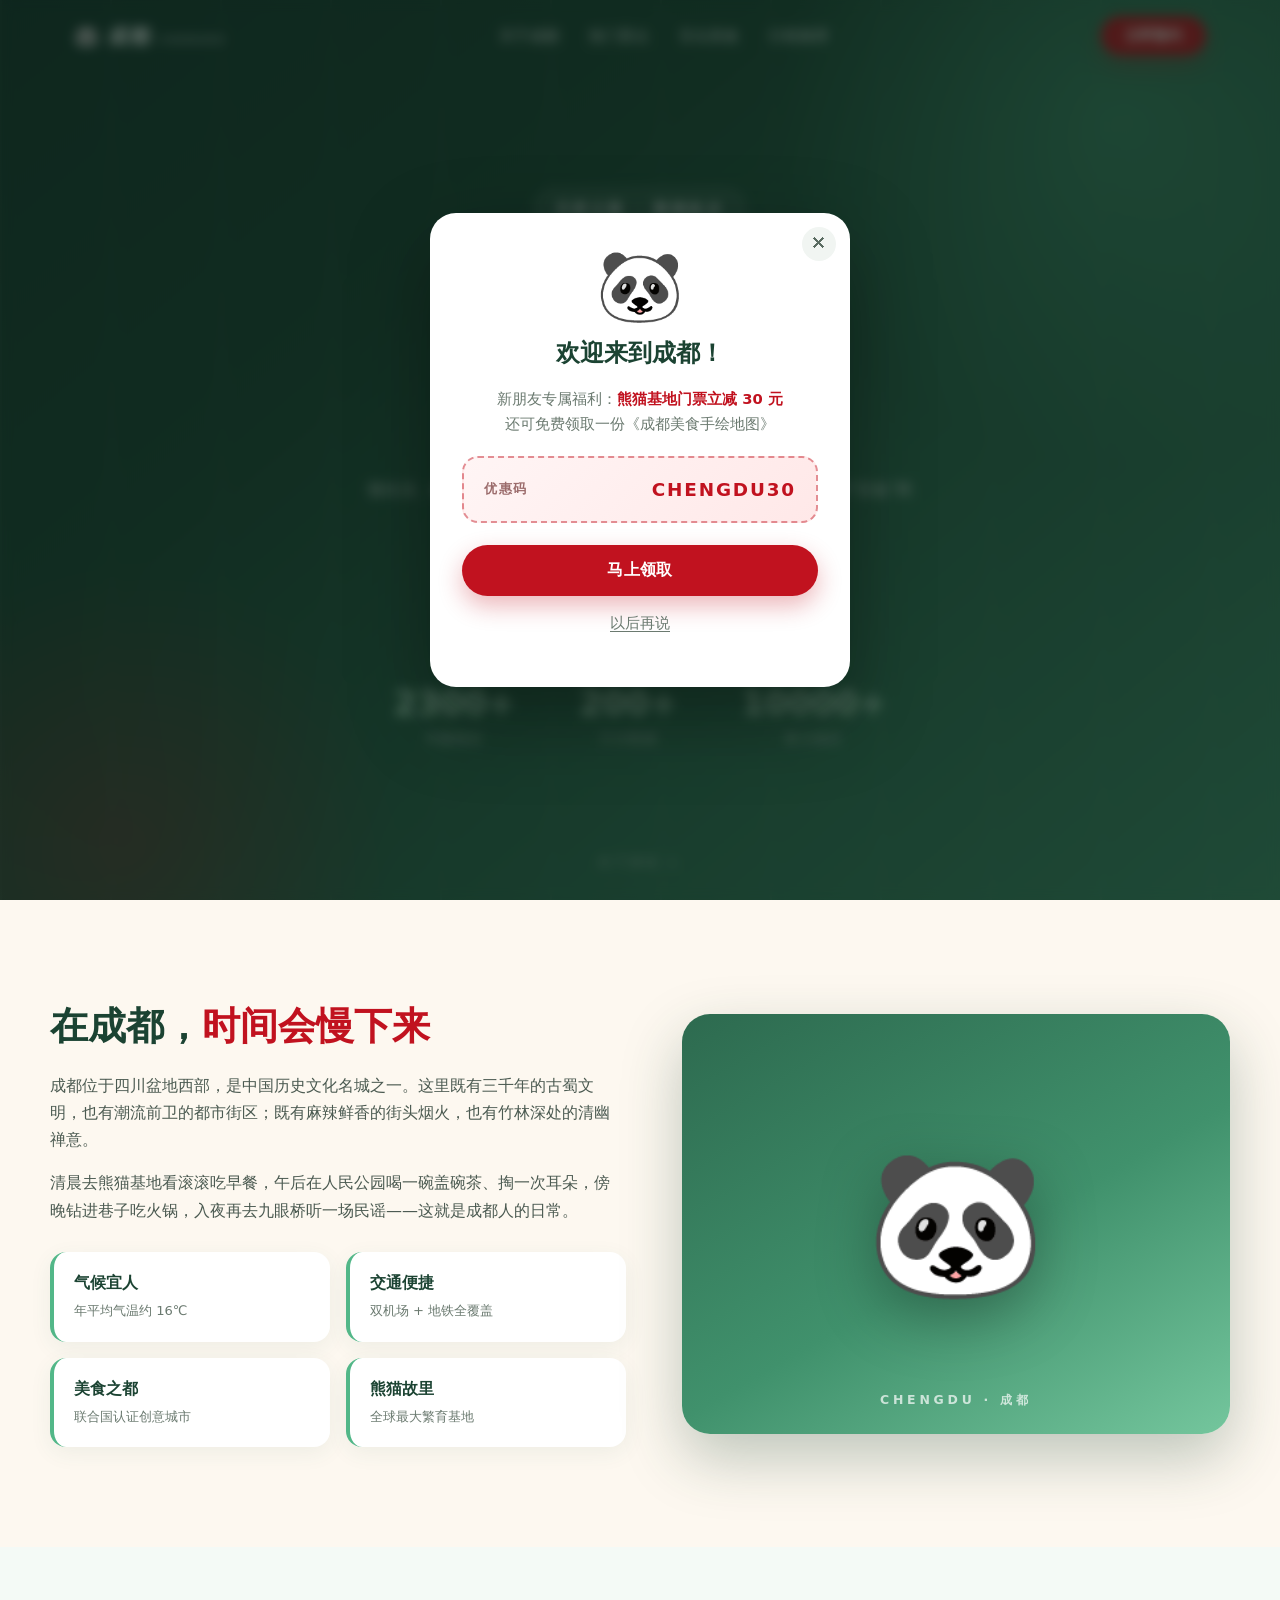
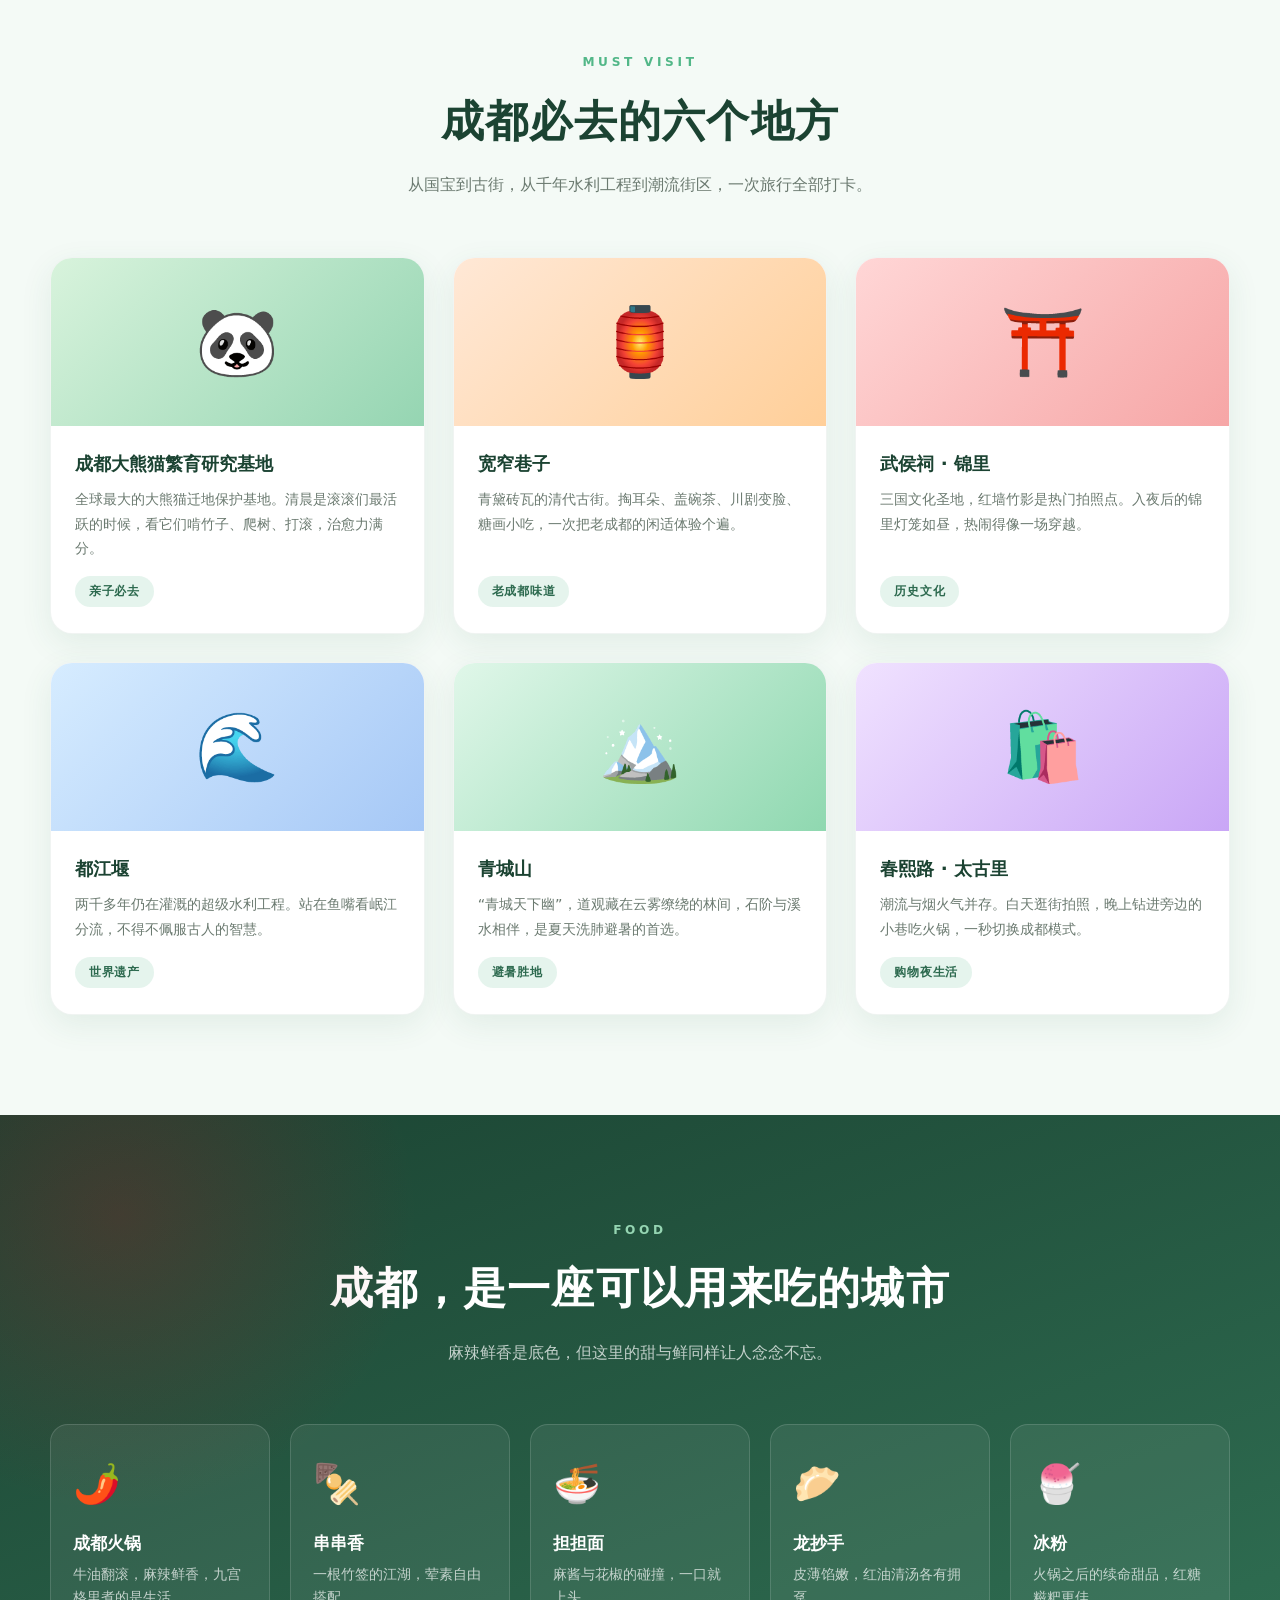
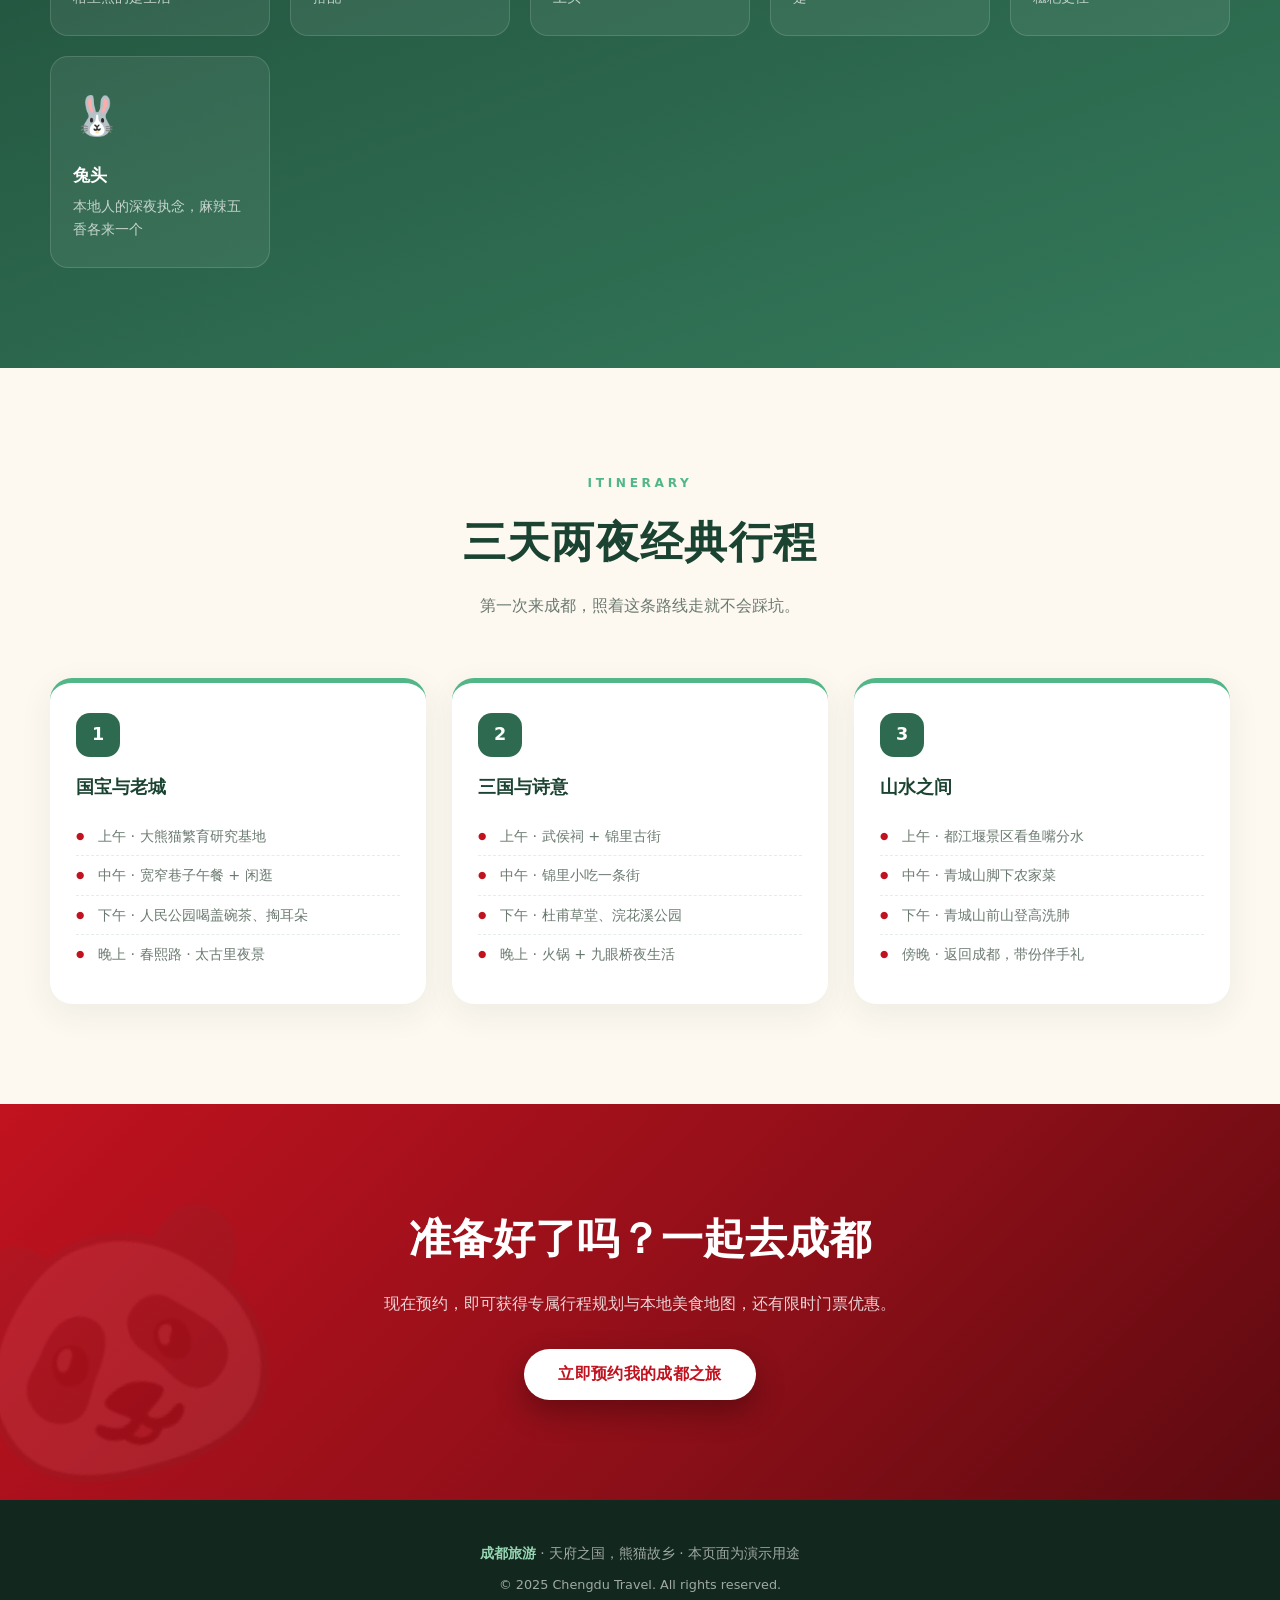
<file: index.html>
<!DOCTYPE html>
<html lang="zh-CN">
<head>
<meta charset="UTF-8">
<meta name="viewport" content="width=device-width, initial-scale=1.0">
<title>成都旅游 | 天府之国 · 熊猫故乡</title>
<style>
  *{margin:0;padding:0;box-sizing:border-box;}
  :root{
    --green:#2d6a4f;
    --green-dark:#1b4332;
    --green-light:#52b788;
    --red:#c1121f;
    --cream:#fdf8f0;
    --ink:#233028;
    --gray:#6b7a70;
  }
  html{scroll-behavior:smooth;}
  body{
    font-family:"PingFang SC","Hiragino Sans GB","Microsoft YaHei",system-ui,-apple-system,sans-serif;
    color:var(--ink);background:var(--cream);line-height:1.7;overflow-x:hidden;
  }
  body.no-scroll{overflow:hidden;}
  img{max-width:100%;}

  /* ---------- 导航 ---------- */
  .nav{
    position:fixed;top:0;left:0;right:0;z-index:100;
    padding:16px 0;transition:all .35s ease;
  }
  .nav.scrolled{
    background:rgba(255,255,255,.94);
    backdrop-filter:blur(14px);-webkit-backdrop-filter:blur(14px);
    box-shadow:0 4px 24px rgba(27,67,50,.10);
    padding:9px 0;
  }
  .nav-inner{
    max-width:1180px;margin:0 auto;padding:0 24px;
    display:flex;align-items:center;justify-content:space-between;gap:20px;
  }
  .logo{
    color:#fff;text-decoration:none;font-weight:900;font-size:1.25rem;
    letter-spacing:.06em;display:flex;align-items:baseline;gap:8px;
    transition:color .35s;
  }
  .nav.scrolled .logo{color:var(--green-dark);}
  .logo small{font-size:.58rem;font-weight:700;letter-spacing:.25em;opacity:.65;}
  .nav-links{display:flex;gap:30px;list-style:none;}
  .nav-links a{
    color:rgba(255,255,255,.9);text-decoration:none;font-size:.94rem;font-weight:500;
    position:relative;padding:4px 0;transition:color .35s;
  }
  .nav.scrolled .nav-links a{color:var(--ink);}
  .nav-links a::after{
    content:'';position:absolute;left:0;bottom:0;width:0;height:2px;
    background:var(--red);border-radius:2px;transition:width .3s;
  }
  .nav-links a:hover::after{width:100%;}

  /* ---------- 按钮 ---------- */
  .btn{
    display:inline-block;background:var(--red);color:#fff;border:none;
    padding:15px 34px;border-radius:999px;font-size:1rem;font-weight:700;
    cursor:pointer;text-decoration:none;transition:all .28s ease;
    box-shadow:0 10px 24px rgba(193,18,31,.30);
    font-family:inherit;letter-spacing:.02em;
  }
  .btn:hover{transform:translateY(-3px);box-shadow:0 14px 30px rgba(193,18,31,.42);}
  .btn:active{transform:translateY(-1px);}
  .btn-sm{padding:10px 24px;font-size:.9rem;}
  .btn-ghost{
    background:transparent;border:2px solid rgba(255,255,255,.72);box-shadow:none;
  }
  .btn-ghost:hover{background:rgba(255,255,255,.16);box-shadow:none;}
  .btn-full{width:100%;}

  /* ---------- 首屏 ---------- */
  .hero{
    position:relative;min-height:100vh;display:flex;align-items:center;justify-content:center;
    text-align:center;color:#fff;overflow:hidden;padding:120px 24px 80px;
    background:linear-gradient(140deg,#14342a 0%,#1b4332 32%,#2d6a4f 66%,#40916c 100%);
  }
  .hero::before{
    content:'';position:absolute;inset:0;opacity:.55;
    background-image:repeating-linear-gradient(90deg,rgba(255,255,255,.07) 0 2px,transparent 2px 110px);
  }
  .hero::after{
    content:'';position:absolute;width:720px;height:720px;border-radius:50%;
    background:radial-gradient(circle,rgba(82,183,136,.45),transparent 68%);
    top:-240px;right:-200px;pointer-events:none;
  }
  .hero-glow{
    position:absolute;width:560px;height:560px;border-radius:50%;
    background:radial-gradient(circle,rgba(193,18,31,.28),transparent 70%);
    bottom:-220px;left:-160px;pointer-events:none;
  }
  .hero-content{position:relative;z-index:2;max-width:840px;}
  .eyebrow{
    display:inline-block;font-size:.82rem;letter-spacing:.35em;font-weight:700;
    padding:8px 20px;border:1px solid rgba(255,255,255,.35);border-radius:999px;
    margin-bottom:26px;background:rgba(255,255,255,.08);backdrop-filter:blur(6px);
  }
  .hero h1{
    font-size:clamp(4.5rem,15vw,9.5rem);line-height:.95;font-weight:900;letter-spacing:.06em;
    background:linear-gradient(180deg,#ffffff 25%,#a7e8bf 100%);
    -webkit-background-clip:text;background-clip:text;
    -webkit-text-fill-color:transparent;color:transparent;
  }
  .hero-sub{
    font-size:clamp(1.15rem,2.6vw,1.7rem);font-weight:700;margin-top:14px;letter-spacing:.08em;
  }
  .hero-desc{
    max-width:560px;margin:16px auto 0;color:rgba(255,255,255,.82);
    font-size:1rem;
  }
  .hero-btns{display:flex;gap:16px;justify-content:center;flex-wrap:wrap;margin-top:36px;}
  .hero-stats{
    display:flex;justify-content:center;gap:clamp(24px,6vw,64px);
    margin-top:56px;flex-wrap:wrap;
  }
  .hero-stats div{text-align:center;}
  .hero-stats strong{
    display:block;font-size:clamp(1.5rem,4vw,2.1rem);font-weight:900;
    color:#b7e4c7;line-height:1.2;
  }
  .hero-stats span{font-size:.82rem;color:rgba(255,255,255,.7);letter-spacing:.1em;}
  .scroll-hint{
    position:absolute;bottom:28px;left:50%;transform:translateX(-50%);
    font-size:.78rem;letter-spacing:.25em;color:rgba(255,255,255,.65);
    animation:bounce 2s infinite;z-index:2;
  }
  @keyframes bounce{0%,100%{transform:translate(-50%,0);}50%{transform:translate(-50%,10px);}}

  /* ---------- 通用区块 ---------- */
  section{padding:100px 24px;}
  .container{max-width:1180px;margin:0 auto;}
  .section-title{text-align:center;margin-bottom:58px;}
  .section-title .tag{
    color:var(--green-light);font-weight:800;letter-spacing:.3em;
    font-size:.76rem;text-transform:uppercase;
  }
  .section-title h2{
    font-size:clamp(1.8rem,4.2vw,2.7rem);margin:10px 0 14px;
    color:var(--green-dark);letter-spacing:.03em;font-weight:900;
  }
  .section-title p{color:var(--gray);max-width:620px;margin:0 auto;font-size:.98rem;}

  /* ---------- 关于 ---------- */
  .about{background:var(--cream);}
  .about-grid{
    display:grid;grid-template-columns:1.05fr 1fr;gap:56px;align-items:center;
  }
  .about-text h2{
    font-size:clamp(1.7rem,3.6vw,2.4rem);color:var(--green-dark);
    margin-bottom:20px;line-height:1.35;font-weight:900;
  }
  .about-text h2 em{color:var(--red);font-style:normal;}
  .about-text p{color:#4b5a51;margin-bottom:16px;}
  .about-points{display:grid;grid-template-columns:1fr 1fr;gap:16px;margin-top:28px;}
  .point{
    background:#fff;border-radius:16px;padding:18px 20px;
    box-shadow:0 6px 22px rgba(45,106,79,.07);
    border-left:4px solid var(--green-light);
  }
  .point strong{display:block;color:var(--green-dark);font-size:.98rem;}
  .point span{font-size:.82rem;color:var(--gray);}
  .about-visual{
    position:relative;border-radius:28px;overflow:hidden;min-height:420px;
    background:linear-gradient(150deg,#2d6a4f,#40916c 55%,#74c69d);
    display:flex;align-items:center;justify-content:center;
    box-shadow:0 24px 60px rgba(27,67,50,.28);
  }
  .about-visual .panda-big{font-size:9rem;filter:drop-shadow(0 18px 30px rgba(0,0,0,.3));animation:float 5s ease-in-out infinite;}
  @keyframes float{0%,100%{transform:translateY(0);}50%{transform:translateY(-14px);}}
  .about-visual::after{
    content:'CHENGDU · 成都';position:absolute;bottom:24px;left:0;right:0;
    text-align:center;color:rgba(255,255,255,.7);letter-spacing:.3em;font-size:.78rem;font-weight:700;
  }

  /* ---------- 景点 ---------- */
  .spots{background:#f4faf6;}
  .cards{display:grid;grid-template-columns:repeat(auto-fit,minmax(300px,1fr));gap:28px;}
  .card{
    background:#fff;border-radius:22px;overflow:hidden;
    box-shadow:0 10px 32px rgba(45,106,79,.09);
    border:1px solid rgba(45,106,79,.07);
    transition:transform .35s ease,box-shadow .35s ease;
    display:flex;flex-direction:column;
  }
  .card:hover{transform:translateY(-10px);box-shadow:0 26px 52px rgba(45,106,79,.20);}
  .card-img{
    height:168px;display:flex;align-items:center;justify-content:center;
    font-size:4.2rem;position:relative;overflow:hidden;
  }
  .card:nth-child(1) .card-img{background:linear-gradient(135deg,#d8f3dc,#95d5b2);}
  .card:nth-child(2) .card-img{background:linear-gradient(135deg,#ffe8d6,#ffcf99);}
  .card:nth-child(3) .card-img{background:linear-gradient(135deg,#ffd6d6,#f6a6a6);}
  .card:nth-child(4) .card-img{background:linear-gradient(135deg,#d6ecff,#a6c8f6);}
  .card:nth-child(5) .card-img{background:linear-gradient(135deg,#e0f7e9,#8fd8b0);}
  .card:nth-child(6) .card-img{background:linear-gradient(135deg,#f0e2ff,#c9a6f6);}
  .card-img span{transition:transform .4s ease;}
  .card:hover .card-img span{transform:scale(1.18) rotate(-6deg);}
  .card-body{padding:22px 24px 26px;flex:1;display:flex;flex-direction:column;}
  .card-body h3{font-size:1.15rem;color:var(--green-dark);margin-bottom:8px;font-weight:800;}
  .card-body p{font-size:.9rem;color:var(--gray);flex:1;}
  .chip{
    display:inline-block;margin-top:16px;align-self:flex-start;
    background:rgba(82,183,136,.15);color:var(--green);
    font-size:.76rem;font-weight:700;padding:5px 14px;border-radius:999px;
    letter-spacing:.06em;
  }

  /* ---------- 美食 ---------- */
  .food{
    background:linear-gradient(160deg,#1b4332,#2d6a4f 70%,#34795a);
    color:#fff;position:relative;overflow:hidden;
  }
  .food::before{
    content:'';position:absolute;width:600px;height:600px;border-radius:50%;
    background:radial-gradient(circle,rgba(193,18,31,.22),transparent 70%);
    top:-200px;left:-180px;
  }
  .food .section-title h2{color:#fff;}
  .food .section-title p{color:rgba(255,255,255,.72);}
  .food .section-title .tag{color:#95d5b2;}
  .food-grid{
    display:grid;grid-template-columns:repeat(auto-fit,minmax(210px,1fr));
    gap:20px;position:relative;z-index:2;
  }
  .food-item{
    background:rgba(255,255,255,.07);border:1px solid rgba(255,255,255,.14);
    border-radius:18px;padding:26px 22px;transition:all .3s ease;
  }
  .food-item:hover{
    background:rgba(255,255,255,.15);transform:translateY(-7px);
    border-color:rgba(149,213,178,.5);
  }
  .food-item .emoji{font-size:2.4rem;display:block;margin-bottom:12px;}
  .food-item h4{font-size:1.05rem;margin-bottom:6px;font-weight:800;}
  .food-item p{font-size:.85rem;color:rgba(255,255,255,.7);}

  /* ---------- 行程 ---------- */
  .plan{background:var(--cream);}
  .plan-grid{display:grid;grid-template-columns:repeat(auto-fit,minmax(280px,1fr));gap:26px;}
  .day{
    background:#fff;border-radius:22px;padding:30px 26px;
    box-shadow:0 10px 32px rgba(45,106,79,.08);
    border-top:5px solid var(--green-light);
    transition:all .3s ease;
  }
  .day:hover{transform:translateY(-8px);box-shadow:0 22px 44px rgba(45,106,79,.16);}
  .day .num{
    display:inline-flex;align-items:center;justify-content:center;
    width:44px;height:44px;border-radius:14px;background:var(--green);
    color:#fff;font-weight:900;font-size:1.1rem;margin-bottom:16px;
  }
  .day h4{font-size:1.1rem;color:var(--green-dark);margin-bottom:14px;font-weight:800;}
  .day ul{list-style:none;}
  .day li{
    font-size:.9rem;color:var(--gray);padding:7px 0 7px 22px;position:relative;
    border-bottom:1px dashed rgba(45,106,79,.12);
  }
  .day li:last-child{border-bottom:none;}
  .day li::before{content:'●';position:absolute;left:0;color:var(--red);font-size:.6rem;top:11px;}

  /* ---------- CTA ---------- */
  .cta{
    text-align:center;color:#fff;
    background:linear-gradient(135deg,#c1121f,#8b0f18 60%,#5c0a10);
    position:relative;overflow:hidden;
  }
  .cta::before{
    content:'🐼';position:absolute;font-size:16rem;opacity:.07;
    left:-40px;bottom:-60px;transform:rotate(-15deg);
  }
  .cta h2{font-size:clamp(1.7rem,4vw,2.6rem);margin-bottom:16px;font-weight:900;}
  .cta p{color:rgba(255,255,255,.82);max-width:560px;margin:0 auto 32px;}
  .cta .btn{background:#fff;color:var(--red);box-shadow:0 12px 30px rgba(0,0,0,.3);}
  .cta .btn:hover{box-shadow:0 18px 40px rgba(0,0,0,.4);}

  /* ---------- 页脚 ---------- */
  footer{
    background:#12271e;color:rgba(255,255,255,.6);text-align:center;
    padding:42px 24px;font-size:.86rem;
  }
  footer strong{color:#95d5b2;}

  /* ---------- 弹窗 ---------- */
  .modal{
    position:fixed;inset:0;z-index:1000;display:flex;
    align-items:center;justify-content:center;padding:20px;
    background:rgba(12,32,24,.62);backdrop-filter:blur(6px);
    opacity:0;visibility:hidden;
    transition:opacity .3s ease,visibility .3s ease;
  }
  .modal.open{opacity:1;visibility:visible;}
  .modal-box{
    position:relative;background:#fff;border-radius:26px;
    width:100%;max-width:440px;padding:38px 32px 32px;
    max-height:90vh;overflow-y:auto;
    box-shadow:0 30px 80px rgba(0,0,0,.35);
    transform:translateY(28px) scale(.95);opacity:0;
    transition:transform .38s cubic-bezier(.2,.9,.3,1.2),opacity .3s ease;
  }
  .modal.open .modal-box{transform:none;opacity:1;}
  .modal-close{
    position:absolute;top:14px;right:14px;width:34px;height:34px;
    border-radius:50%;border:none;background:#f1f5f2;color:#5a6b61;
    font-size:1rem;cursor:pointer;transition:.25s;line-height:1;
    display:flex;align-items:center;justify-content:center;
  }
  .modal-close:hover{background:var(--red);color:#fff;transform:rotate(90deg);}
  .modal-box h3{
    font-size:1.5rem;color:var(--green-dark);margin-bottom:10px;font-weight:900;
  }
  .modal-box .modal-desc{color:var(--gray);font-size:.9rem;margin-bottom:22px;}

  /* 欢迎弹窗 */
  .welcome-box{text-align:center;max-width:420px;}
  .welcome-box .panda{
    font-size:4.4rem;line-height:1;margin-bottom:12px;
    animation:wave 2.2s ease-in-out infinite;
  }
  @keyframes wave{
    0%,100%{transform:rotate(-6deg) scale(1);}
    50%{transform:rotate(6deg) scale(1.06);}
  }
  .welcome-box h3{margin-bottom:12px;}
  .welcome-box p{color:var(--gray);font-size:.92rem;margin-bottom:20px;}
  .welcome-box p b{color:var(--red);}
  .coupon{
    display:flex;align-items:center;justify-content:space-between;
    background:linear-gradient(135deg,#fff5f5,#ffe8e8);
    border:2px dashed rgba(193,18,31,.45);border-radius:16px;
    padding:16px 20px;margin-bottom:22px;
  }
  .coupon span{font-size:.82rem;color:#9b6b6b;letter-spacing:.12em;font-weight:700;}
  .coupon strong{font-size:1.15rem;color:var(--red);letter-spacing:.1em;font-weight:900;}
  .tiny{
    font-size:.8rem;color:#9aa8a0;margin-top:14px;cursor:pointer;
    text-decoration:underline;text-underline-offset:3px;
  }
  .tiny:hover{color:var(--gray);}

  /* 表单 */
  .form-field{margin-bottom:16px;text-align:left;}
  .form-field label{
    display:block;font-size:.83rem;font-weight:700;color:var(--green-dark);
    margin-bottom:7px;letter-spacing:.03em;
  }
  .form-field input,.form-field select{
    width:100%;padding:12px 15px;border-radius:12px;
    border:1.5px solid #e2ebe5;background:#f8fbf9;
    font-size:.94rem;font-family:inherit;color:var(--ink);
    transition:border-color .25s,box-shadow .25s;
  }
  .form-field input:focus,.form-field select:focus{
    outline:none;border-color:var(--green-light);background:#fff;
    box-shadow:0 0 0 4px rgba(82,183,136,.14);
  }
  .modal-box form .btn{margin-top:8px;}

  /* Toast */
  .toast{
    position:fixed;left:50%;bottom:44px;transform:translate(-50%,30px);
    background:var(--green-dark);color:#fff;padding:14px 28px;border-radius:999px;
    font-size:.92rem;font-weight:600;box-shadow:0 14px 34px rgba(0,0,0,.28);
    opacity:0;visibility:hidden;transition:all .35s ease;z-index:2000;
    white-space:nowrap;max-width:92vw;
  }
  .toast.show{opacity:1;visibility:visible;transform:translate(-50%,0);}

  /* 滚动出现动画 */
  .reveal{opacity:0;transform:translateY(34px);transition:opacity .75s ease,transform .75s ease;}
  .reveal.visible{opacity:1;transform:none;}

  /* ---------- 响应式 ---------- */
  @media (max-width:900px){
    .nav-links{display:none;}
    .about-grid{grid-template-columns:1fr;gap:36px;}
    .about-visual{min-height:300px;order:-1;}
    .about-visual .panda-big{font-size:6rem;}
    section{padding:72px 20px;}
    .hero-stats{gap:26px;}
  }
  @media (max-width:520px){
    .modal-box{padding:32px 22px 26px;border-radius:22px;}
    .hero{padding-top:110px;}
    .btn{padding:13px 26px;font-size:.94rem;}
    .toast{font-size:.84rem;padding:12px 20px;}
  }
</style>
</head>
<body>

<!-- ========== 导航 ========== -->
<nav class="nav" id="nav">
  <div class="nav-inner">
    <a href="#" class="logo">🐼 成都 <small>CHENGDU</small></a>
    <ul class="nav-links">
      <li><a href="#about">关于成都</a></li>
      <li><a href="#spots">热门景点</a></li>
      <li><a href="#food">舌尖美食</a></li>
      <li><a href="#plan">行程推荐</a></li>
    </ul>
    <button class="btn btn-sm" onclick="openModal('bookingModal')">立即预约</button>
  </div>
</nav>

<!-- ========== 首屏 ========== -->
<header class="hero">
  <div class="hero-glow"></div>
  <div class="hero-content">
    <span class="eyebrow">天府之国 · 熊猫故乡</span>
    <h1>成都</h1>
    <p class="hero-sub">一座来了就不想走的城市</p>
    <p class="hero-desc">慢生活、麻辣味、大熊猫、盖碗茶——这里的每一寸空气里，都写着“安逸”两个字。</p>
    <div class="hero-btns">
      <button class="btn" onclick="openModal('bookingModal')">立即预约行程</button>
      <a href="#spots" class="btn btn-ghost">探索景点</a>
    </div>
    <div class="hero-stats">
      <div><strong>2300+</strong><span>年建城史</span></div>
      <div><strong>200+</strong><span>只大熊猫</span></div>
      <div><strong>10000+</strong><span>家火锅店</span></div>
    </div>
  </div>
  <div class="scroll-hint">向下滚动 ↓</div>
</header>

<!-- ========== 关于 ========== -->
<section class="about" id="about">
  <div class="container">
    <div class="about-grid">
      <div class="about-text reveal">
        <h2>在成都，<em>时间会慢下来</em></h2>
        <p>成都位于四川盆地西部，是中国历史文化名城之一。这里既有三千年的古蜀文明，也有潮流前卫的都市街区；既有麻辣鲜香的街头烟火，也有竹林深处的清幽禅意。</p>
        <p>清晨去熊猫基地看滚滚吃早餐，午后在人民公园喝一碗盖碗茶、掏一次耳朵，傍晚钻进巷子吃火锅，入夜再去九眼桥听一场民谣——这就是成都人的日常。</p>
        <div class="about-points">
          <div class="point"><strong>气候宜人</strong><span>年平均气温约 16℃</span></div>
          <div class="point"><strong>交通便捷</strong><span>双机场 + 地铁全覆盖</span></div>
          <div class="point"><strong>美食之都</strong><span>联合国认证创意城市</span></div>
          <div class="point"><strong>熊猫故里</strong><span>全球最大繁育基地</span></div>
        </div>
      </div>
      <div class="about-visual reveal">
        <div class="panda-big">🐼</div>
      </div>
    </div>
  </div>
</section>

<!-- ========== 景点 ========== -->
<section class="spots" id="spots">
  <div class="container">
    <div class="section-title reveal">
      <span class="tag">Must Visit</span>
      <h2>成都必去的六个地方</h2>
      <p>从国宝到古街，从千年水利工程到潮流街区，一次旅行全部打卡。</p>
    </div>
    <div class="cards">
      <article class="card reveal">
        <div class="card-img"><span>🐼</span></div>
        <div class="card-body">
          <h3>成都大熊猫繁育研究基地</h3>
          <p>全球最大的大熊猫迁地保护基地。清晨是滚滚们最活跃的时候，看它们啃竹子、爬树、打滚，治愈力满分。</p>
          <span class="chip">亲子必去</span>
        </div>
      </article>
      <article class="card reveal">
        <div class="card-img"><span>🏮</span></div>
        <div class="card-body">
          <h3>宽窄巷子</h3>
          <p>青黛砖瓦的清代古街。掏耳朵、盖碗茶、川剧变脸、糖画小吃，一次把老成都的闲适体验个遍。</p>
          <span class="chip">老成都味道</span>
        </div>
      </article>
      <article class="card reveal">
        <div class="card-img"><span>⛩️</span></div>
        <div class="card-body">
          <h3>武侯祠 · 锦里</h3>
          <p>三国文化圣地，红墙竹影是热门拍照点。入夜后的锦里灯笼如昼，热闹得像一场穿越。</p>
          <span class="chip">历史文化</span>
        </div>
      </article>
      <article class="card reveal">
        <div class="card-img"><span>🌊</span></div>
        <div class="card-body">
          <h3>都江堰</h3>
          <p>两千多年仍在灌溉的超级水利工程。站在鱼嘴看岷江分流，不得不佩服古人的智慧。</p>
          <span class="chip">世界遗产</span>
        </div>
      </article>
      <article class="card reveal">
        <div class="card-img"><span>🏔️</span></div>
        <div class="card-body">
          <h3>青城山</h3>
          <p>“青城天下幽”，道观藏在云雾缭绕的林间，石阶与溪水相伴，是夏天洗肺避暑的首选。</p>
          <span class="chip">避暑胜地</span>
        </div>
      </article>
      <article class="card reveal">
        <div class="card-img"><span>🛍️</span></div>
        <div class="card-body">
          <h3>春熙路 · 太古里</h3>
          <p>潮流与烟火气并存。白天逛街拍照，晚上钻进旁边的小巷吃火锅，一秒切换成都模式。</p>
          <span class="chip">购物夜生活</span>
        </div>
      </article>
    </div>
  </div>
</section>

<!-- ========== 美食 ========== -->
<section class="food" id="food">
  <div class="container">
    <div class="section-title reveal">
      <span class="tag">Food</span>
      <h2>成都，是一座可以用来吃的城市</h2>
      <p>麻辣鲜香是底色，但这里的甜与鲜同样让人念念不忘。</p>
    </div>
    <div class="food-grid">
      <div class="food-item reveal"><span class="emoji">🌶️</span><h4>成都火锅</h4><p>牛油翻滚，麻辣鲜香，九宫格里煮的是生活</p></div>
      <div class="food-item reveal"><span class="emoji">🍢</span><h4>串串香</h4><p>一根竹签的江湖，荤素自由搭配</p></div>
      <div class="food-item reveal"><span class="emoji">🍜</span><h4>担担面</h4><p>麻酱与花椒的碰撞，一口就上头</p></div>
      <div class="food-item reveal"><span class="emoji">🥟</span><h4>龙抄手</h4><p>皮薄馅嫩，红油清汤各有拥趸</p></div>
      <div class="food-item reveal"><span class="emoji">🍧</span><h4>冰粉</h4><p>火锅之后的续命甜品，红糖糍粑更佳</p></div>
      <div class="food-item reveal"><span class="emoji">🐰</span><h4>兔头</h4><p>本地人的深夜执念，麻辣五香各来一个</p></div>
    </div>
  </div>
</section>

<!-- ========== 行程 ========== -->
<section class="plan" id="plan">
  <div class="container">
    <div class="section-title reveal">
      <span class="tag">Itinerary</span>
      <h2>三天两夜经典行程</h2>
      <p>第一次来成都，照着这条路线走就不会踩坑。</p>
    </div>
    <div class="plan-grid">
      <div class="day reveal">
        <div class="num">1</div>
        <h4>国宝与老城</h4>
        <ul>
          <li>上午 · 大熊猫繁育研究基地</li>
          <li>中午 · 宽窄巷子午餐 + 闲逛</li>
          <li>下午 · 人民公园喝盖碗茶、掏耳朵</li>
          <li>晚上 · 春熙路 · 太古里夜景</li>
        </ul>
      </div>
      <div class="day reveal">
        <div class="num">2</div>
        <h4>三国与诗意</h4>
        <ul>
          <li>上午 · 武侯祠 + 锦里古街</li>
          <li>中午 · 锦里小吃一条街</li>
          <li>下午 · 杜甫草堂、浣花溪公园</li>
          <li>晚上 · 火锅 + 九眼桥夜生活</li>
        </ul>
      </div>
      <div class="day reveal">
        <div class="num">3</div>
        <h4>山水之间</h4>
        <ul>
          <li>上午 · 都江堰景区看鱼嘴分水</li>
          <li>中午 · 青城山脚下农家菜</li>
          <li>下午 · 青城山前山登高洗肺</li>
          <li>傍晚 · 返回成都，带份伴手礼</li>
        </ul>
      </div>
    </div>
  </div>
</section>

<!-- ========== CTA ========== -->
<section class="cta">
  <div class="container reveal">
    <h2>准备好了吗？一起去成都</h2>
    <p>现在预约，即可获得专属行程规划与本地美食地图，还有限时门票优惠。</p>
    <button class="btn" onclick="openModal('bookingModal')">立即预约我的成都之旅</button>
  </div>
</section>

<!-- ========== 页脚 ========== -->
<footer>
  <p><strong>成都旅游</strong> · 天府之国，熊猫故乡 · 本页面为演示用途</p>
  <p style="margin-top:8px;font-size:.8rem;">© 2025 Chengdu Travel. All rights reserved.</p>
</footer>

<!-- ========== 弹窗 1：欢迎弹窗 ========== -->
<div class="modal" id="welcomeModal">
  <div class="modal-box welcome-box">
    <button class="modal-close" onclick="closeModal('welcomeModal')" aria-label="关闭">✕</button>
    <div class="panda">🐼</div>
    <h3>欢迎来到成都！</h3>
    <p>新朋友专属福利：<b>熊猫基地门票立减 30 元</b><br>还可免费领取一份《成都美食手绘地图》</p>
    <div class="coupon">
      <span>优惠码</span>
      <strong>CHENGDU30</strong>
    </div>
    <button class="btn btn-full" onclick="closeModal('welcomeModal');openModal('bookingModal')">马上领取</button>
    <p class="tiny" onclick="closeModal('welcomeModal')">以后再说</p>
  </div>
</div>

<!-- ========== 弹窗 2：预约弹窗 ========== -->
<div class="modal" id="bookingModal">
  <div class="modal-box">
    <button class="modal-close" onclick="closeModal('bookingModal')" aria-label="关闭">✕</button>
    <h3>预约你的成都之旅</h3>
    <p class="modal-desc">填写信息，我们将在 24 小时内与你联系，为你定制专属行程。</p>
    <form id="bookingForm">
      <div class="form-field">
        <label for="name">姓名</label>
        <input type="text" id="name" placeholder="请输入您的姓名" required>
      </div>
      <div class="form-field">
        <label for="phone">手机号</label>
        <input type="tel" id="phone" placeholder="请输入 11 位手机号" pattern="1[3-9]\d{9}" required>
      </div>
      <div class="form-field">
        <label for="date">出行日期</label>
        <input type="date" id="date" required>
      </div>
      <div class="form-field">
        <label for="topic">感兴趣的主题</label>
        <select id="topic">
          <option>大熊猫基地一日游</option>
          <option>美食探店深度游</option>
          <option>都江堰 · 青城山</option>
          <option>亲子家庭游</option>
          <option>三国文化之旅</option>
        </select>
      </div>
      <button type="submit" class="btn btn-full">提交预约</button>
    </form>
  </div>
</div>

<!-- ========== Toast ========== -->
<div class="toast" id="toast"></div>

<script>
  /* ============ 弹窗控制 ============ */
  function openModal(id){
    var m = document.getElementById(id);
    if(!m) return;
    m.classList.add('open');
    document.body.classList.add('no-scroll');
  }
  function closeModal(id){
    var m = document.getElementById(id);
    if(!m) return;
    m.classList.remove('open');
    if(!document.querySelector('.modal.open')){
      document.body.classList.remove('no-scroll');
    }
  }
  // 点击遮罩关闭
  document.querySelectorAll('.modal').forEach(function(m){
    m.addEventListener('click', function(e){
      if(e.target === m) closeModal(m.id);
    });
  });
  // ESC 关闭
  document.addEventListener('keydown', function(e){
    if(e.key === 'Escape'){
      document.querySelectorAll('.modal.open').forEach(function(m){
        closeModal(m.id);
      });
    }
  });

  /* ============ 欢迎弹窗自动出现 ============ */
  window.addEventListener('load', function(){
    setTimeout(function(){
      var shown = false;
      try{ shown = sessionStorage.getItem('cd_welcome') === '1'; }catch(err){}
      if(!shown){
        openModal('welcomeModal');
        try{ sessionStorage.setItem('cd_welcome','1'); }catch(err){}
      }
    }, 900);
  });

  /* ============ 导航滚动效果 ============ */
  var nav = document.getElementById('nav');
  window.addEventListener('scroll', function(){
    if(window.scrollY > 60){ nav.classList.add('scrolled'); }
    else{ nav.classList.remove('scrolled'); }
  });

  /* ============ 滚动出现动画 ============ */
  var observer = new IntersectionObserver(function(entries){
    entries.forEach(function(entry, i){
      if(entry.isIntersecting){
        setTimeout(function(){
          entry.target.classList.add('visible');
        }, i * 90);
        observer.unobserve(entry.target);
      }
    });
  }, { threshold: 0.12, rootMargin: '0px 0px -40px 0px' });

  document.querySelectorAll('.reveal').forEach(function(el){ observer.observe(el); });

  /* ============ 表单提交 ============ */
  var dateInput = document.getElementById('date');
  if(dateInput){
    var today = new Date();
    var iso = today.getFullYear() + '-' +
              String(today.getMonth() + 1).padStart(2,'0') + '-' +
              String(today.getDate()).padStart(2,'0');
    dateInput.min = iso;
  }

  document.getElementById('bookingForm').addEventListener('submit', function(e){
    e.preventDefault();
    closeModal('bookingModal');
    showToast('预约成功！我们会尽快与你联系 🐼');
    this.reset();
  });

  /* ============ Toast 提示 ============ */
  var toastTimer;
  function showToast(msg){
    var t = document.getElementById('toast');
    t.textContent = msg;
    t.classList.add('show');
    clearTimeout(toastTimer);
    toastTimer = setTimeout(function(){ t.classList.remove('show'); }, 3200);
  }
</script>
</body>
</html>
</file>
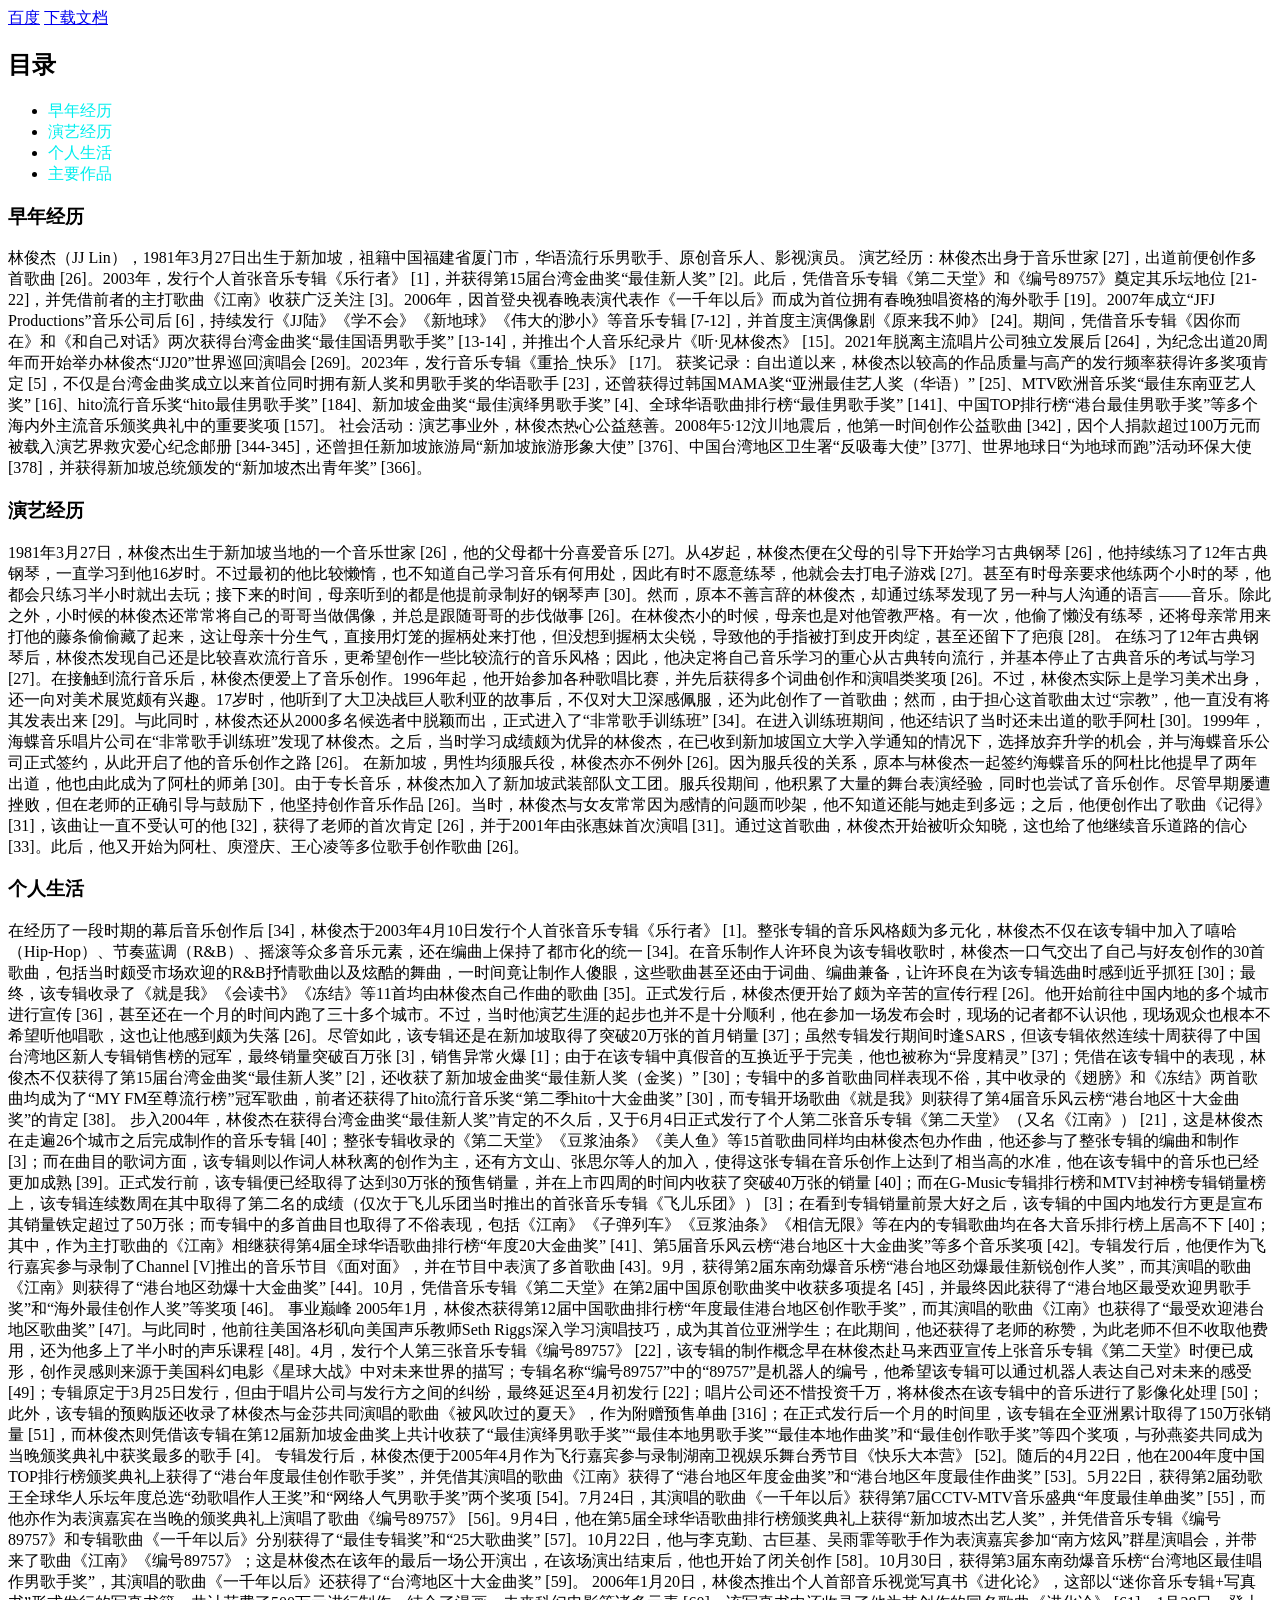
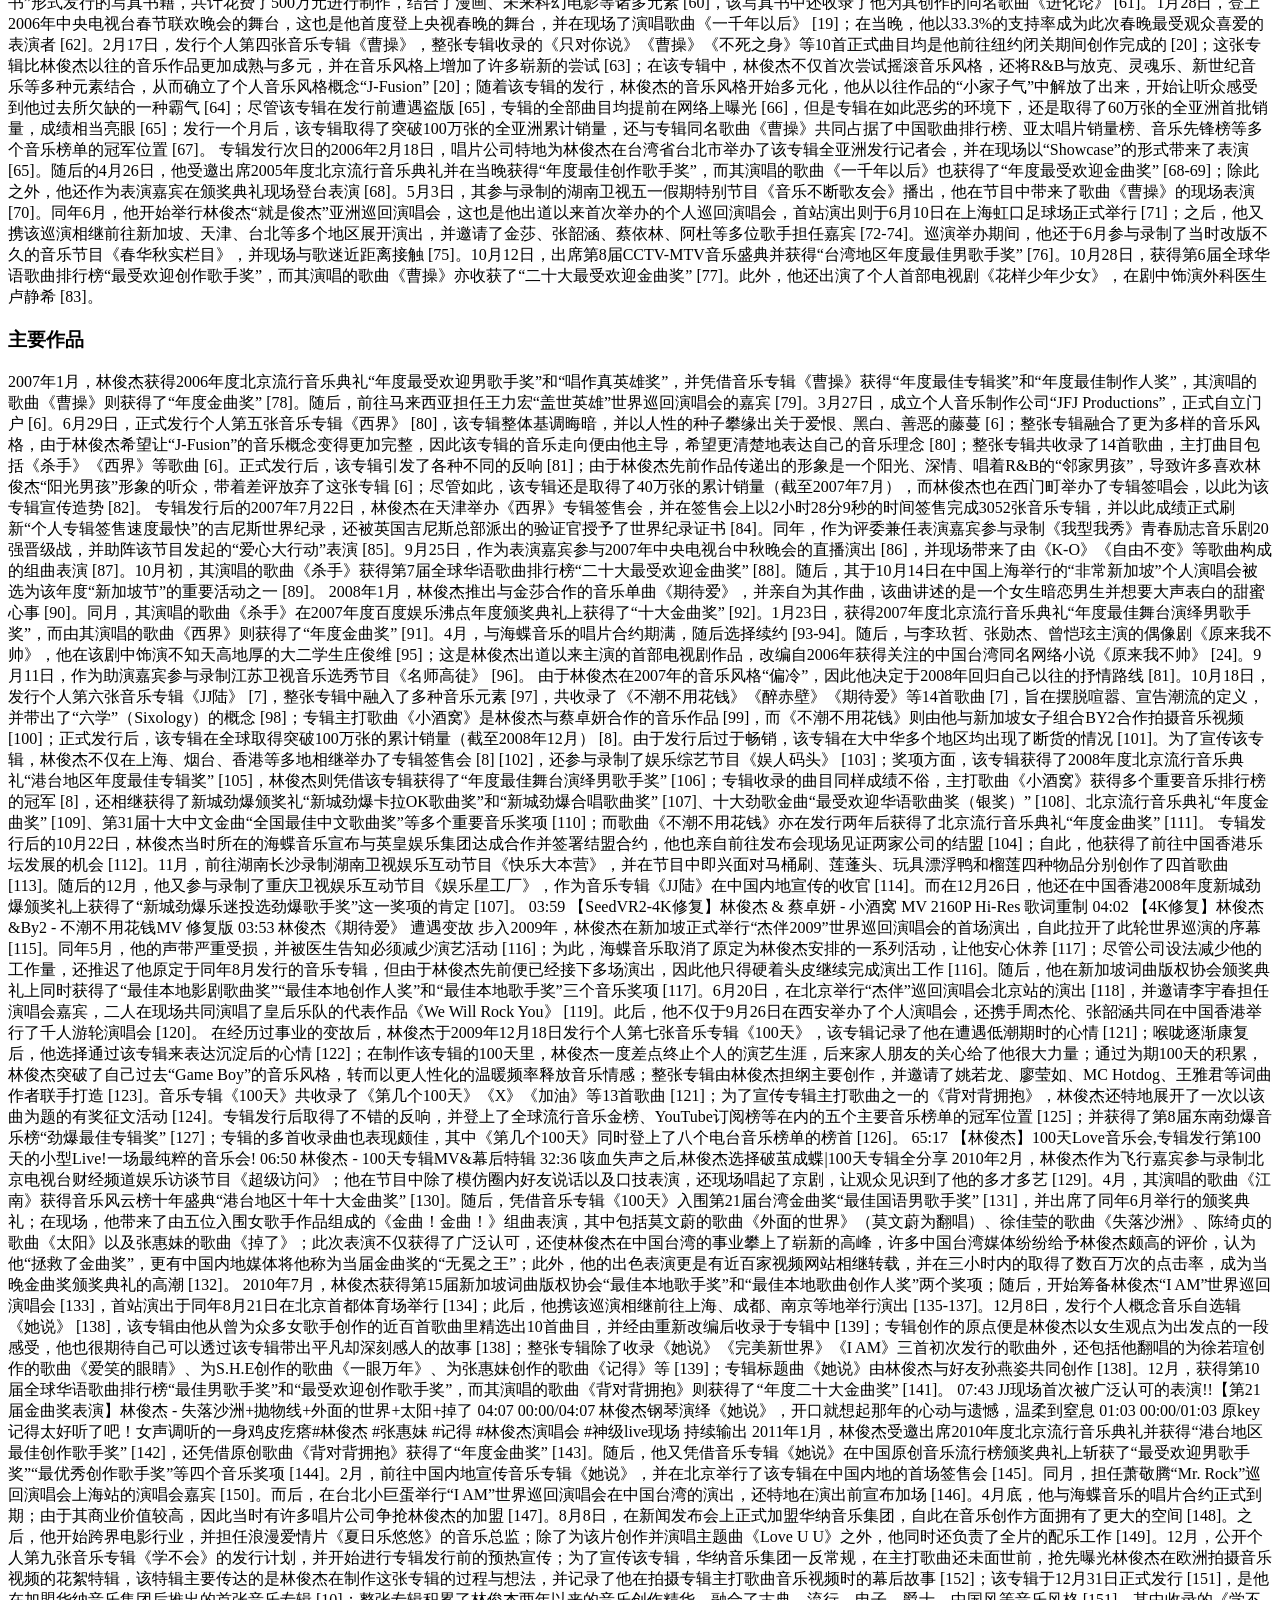
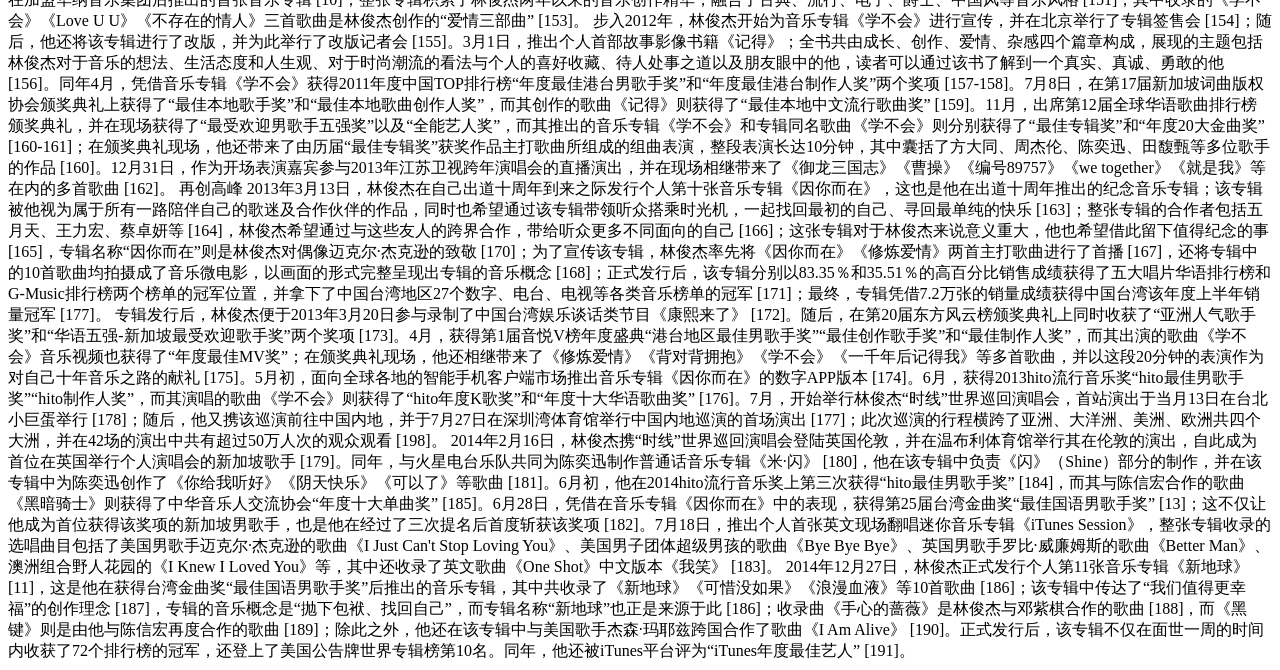
<file: a.html>
<!DOCTYPE html>
<html lang="en">
<head>
    <meta charset="UTF-8">
    <meta name="viewport" content="width=device-width, initial-scale=1.0">
    <title>超链接的应用</title>
    <style>
        /*链接伪类*/
        ul li a{
            color:#000;
            text-decoration: none;
            
        }
        ul li a:link{
            color: #0ee;
        }
        ul li a:visited{
            color: #eee;
        }
        ul li a:hover{
            color: red;
            font-weight: bold;
            text-decoration: underline;
        }
        ul li a:active{
            color: green;
        }
    </style>
</head>
<body>
    <a href="http://www.baidu.com">百度</a>
    <a href="./111.docx">下载文档</a>
    <h2>目录</h2>
    <ul>
        <li><a href="#znjl">早年经历</a></li>
        <li><a href="#yyjl">演艺经历</a></li>
        <li><a href="#grsh">个人生活</a></li>
        <li><a href="#zyzp">主要作品</a></li>
    </ul>
    <div>
        <h3><a name="znjl">早年经历</a></h3>
        林俊杰（JJ Lin），1981年3月27日出生于新加坡，祖籍中国福建省厦门市，华语流行乐男歌手、原创音乐人、影视演员。
演艺经历：林俊杰出身于音乐世家 [27]，出道前便创作多首歌曲 [26]。2003年，发行个人首张音乐专辑《乐行者》 [1]，并获得第15届台湾金曲奖“最佳新人奖” [2]。此后，凭借音乐专辑《第二天堂》和《编号89757》奠定其乐坛地位 [21-22]，并凭借前者的主打歌曲《江南》收获广泛关注 [3]。2006年，因首登央视春晚表演代表作《一千年以后》而成为首位拥有春晚独唱资格的海外歌手 [19]。2007年成立“JFJ Productions”音乐公司后 [6]，持续发行《JJ陆》《学不会》《新地球》《伟大的渺小》等音乐专辑 [7-12]，并首度主演偶像剧《原来我不帅》 [24]。期间，凭借音乐专辑《因你而在》和《和自己对话》两次获得台湾金曲奖“最佳国语男歌手奖” [13-14]，并推出个人音乐纪录片《听·见林俊杰》 [15]。2021年脱离主流唱片公司独立发展后 [264]，为纪念出道20周年而开始举办林俊杰“JJ20”世界巡回演唱会 [269]。2023年，发行音乐专辑《重拾_快乐》 [17]。
获奖记录：自出道以来，林俊杰以较高的作品质量与高产的发行频率获得许多奖项肯定 [5]，不仅是台湾金曲奖成立以来首位同时拥有新人奖和男歌手奖的华语歌手 [23]，还曾获得过韩国MAMA奖“亚洲最佳艺人奖（华语）” [25]、MTV欧洲音乐奖“最佳东南亚艺人奖” [16]、hito流行音乐奖“hito最佳男歌手奖” [184]、新加坡金曲奖“最佳演绎男歌手奖” [4]、全球华语歌曲排行榜“最佳男歌手奖” [141]、中国TOP排行榜“港台最佳男歌手奖”等多个海内外主流音乐颁奖典礼中的重要奖项 [157]。
社会活动：演艺事业外，林俊杰热心公益慈善。2008年5·12汶川地震后，他第一时间创作公益歌曲 [342]，因个人捐款超过100万元而被载入演艺界救灾爱心纪念邮册 [344-345]，还曾担任新加坡旅游局“新加坡旅游形象大使” [376]、中国台湾地区卫生署“反吸毒大使” [377]、世界地球日“为地球而跑”活动环保大使 [378]，并获得新加坡总统颁发的“新加坡杰出青年奖” [366]。
        <h3><a name="yyjl">演艺经历</a></h3>
1981年3月27日，林俊杰出生于新加坡当地的一个音乐世家 [26]，他的父母都十分喜爱音乐 [27]。从4岁起，林俊杰便在父母的引导下开始学习古典钢琴 [26]，他持续练习了12年古典钢琴，一直学习到他16岁时。不过最初的他比较懒惰，也不知道自己学习音乐有何用处，因此有时不愿意练琴，他就会去打电子游戏 [27]。甚至有时母亲要求他练两个小时的琴，他都会只练习半小时就出去玩；接下来的时间，母亲听到的都是他提前录制好的钢琴声 [30]。然而，原本不善言辞的林俊杰，却通过练琴发现了另一种与人沟通的语言——音乐。除此之外，小时候的林俊杰还常常将自己的哥哥当做偶像，并总是跟随哥哥的步伐做事 [26]。在林俊杰小的时候，母亲也是对他管教严格。有一次，他偷了懒没有练琴，还将母亲常用来打他的藤条偷偷藏了起来，这让母亲十分生气，直接用灯笼的握柄处来打他，但没想到握柄太尖锐，导致他的手指被打到皮开肉绽，甚至还留下了疤痕 [28]。
在练习了12年古典钢琴后，林俊杰发现自己还是比较喜欢流行音乐，更希望创作一些比较流行的音乐风格；因此，他决定将自己音乐学习的重心从古典转向流行，并基本停止了古典音乐的考试与学习 [27]。在接触到流行音乐后，林俊杰便爱上了音乐创作。1996年起，他开始参加各种歌唱比赛，并先后获得多个词曲创作和演唱类奖项 [26]。不过，林俊杰实际上是学习美术出身，还一向对美术展览颇有兴趣。17岁时，他听到了大卫决战巨人歌利亚的故事后，不仅对大卫深感佩服，还为此创作了一首歌曲；然而，由于担心这首歌曲太过“宗教”，他一直没有将其发表出来 [29]。与此同时，林俊杰还从2000多名候选者中脱颖而出，正式进入了“非常歌手训练班” [34]。在进入训练班期间，他还结识了当时还未出道的歌手阿杜 [30]。1999年，海蝶音乐唱片公司在“非常歌手训练班”发现了林俊杰。之后，当时学习成绩颇为优异的林俊杰，在已收到新加坡国立大学入学通知的情况下，选择放弃升学的机会，并与海蝶音乐公司正式签约，从此开启了他的音乐创作之路 [26]。
在新加坡，男性均须服兵役，林俊杰亦不例外 [26]。因为服兵役的关系，原本与林俊杰一起签约海蝶音乐的阿杜比他提早了两年出道，他也由此成为了阿杜的师弟 [30]。由于专长音乐，林俊杰加入了新加坡武装部队文工团。服兵役期间，他积累了大量的舞台表演经验，同时也尝试了音乐创作。尽管早期屡遭挫败，但在老师的正确引导与鼓励下，他坚持创作音乐作品 [26]。当时，林俊杰与女友常常因为感情的问题而吵架，他不知道还能与她走到多远；之后，他便创作出了歌曲《记得》 [31]，该曲让一直不受认可的他 [32]，获得了老师的首次肯定 [26]，并于2001年由张惠妹首次演唱 [31]。通过这首歌曲，林俊杰开始被听众知晓，这也给了他继续音乐道路的信心 [33]。此后，他又开始为阿杜、庾澄庆、王心凌等多位歌手创作歌曲 [26]。

        <h3><a name="grsh">个人生活</a></h3>
在经历了一段时期的幕后音乐创作后 [34]，林俊杰于2003年4月10日发行个人首张音乐专辑《乐行者》 [1]。整张专辑的音乐风格颇为多元化，林俊杰不仅在该专辑中加入了嘻哈（Hip-Hop）、节奏蓝调（R&B）、摇滚等众多音乐元素，还在编曲上保持了都市化的统一 [34]。在音乐制作人许环良为该专辑收歌时，林俊杰一口气交出了自己与好友创作的30首歌曲，包括当时颇受市场欢迎的R&B抒情歌曲以及炫酷的舞曲，一时间竟让制作人傻眼，这些歌曲甚至还由于词曲、编曲兼备，让许环良在为该专辑选曲时感到近乎抓狂 [30]；最终，该专辑收录了《就是我》《会读书》《冻结》等11首均由林俊杰自己作曲的歌曲 [35]。正式发行后，林俊杰便开始了颇为辛苦的宣传行程 [26]。他开始前往中国内地的多个城市进行宣传 [36]，甚至还在一个月的时间内跑了三十多个城市。不过，当时他演艺生涯的起步也并不是十分顺利，他在参加一场发布会时，现场的记者都不认识他，现场观众也根本不希望听他唱歌，这也让他感到颇为失落 [26]。尽管如此，该专辑还是在新加坡取得了突破20万张的首月销量 [37]；虽然专辑发行期间时逢SARS，但该专辑依然连续十周获得了中国台湾地区新人专辑销售榜的冠军，最终销量突破百万张 [3]，销售异常火爆 [1]；由于在该专辑中真假音的互换近乎于完美，他也被称为“异度精灵” [37]；凭借在该专辑中的表现，林俊杰不仅获得了第15届台湾金曲奖“最佳新人奖” [2]，还收获了新加坡金曲奖“最佳新人奖（金奖）” [30]；专辑中的多首歌曲同样表现不俗，其中收录的《翅膀》和《冻结》两首歌曲均成为了“MY FM至尊流行榜”冠军歌曲，前者还获得了hito流行音乐奖“第二季hito十大金曲奖” [30]，而专辑开场歌曲《就是我》则获得了第4届音乐风云榜“港台地区十大金曲奖”的肯定 [38]。
步入2004年，林俊杰在获得台湾金曲奖“最佳新人奖”肯定的不久后，又于6月4日正式发行了个人第二张音乐专辑《第二天堂》（又名《江南》） [21]，这是林俊杰在走遍26个城市之后完成制作的音乐专辑 [40]；整张专辑收录的《第二天堂》《豆浆油条》《美人鱼》等15首歌曲同样均由林俊杰包办作曲，他还参与了整张专辑的编曲和制作 [3]；而在曲目的歌词方面，该专辑则以作词人林秋离的创作为主，还有方文山、张思尔等人的加入，使得这张专辑在音乐创作上达到了相当高的水准，他在该专辑中的音乐也已经更加成熟 [39]。正式发行前，该专辑便已经取得了达到30万张的预售销量，并在上市四周的时间内收获了突破40万张的销量 [40]；而在G-Music专辑排行榜和MTV封神榜专辑销量榜上，该专辑连续数周在其中取得了第二名的成绩（仅次于飞儿乐团当时推出的首张音乐专辑《飞儿乐团》） [3]；在看到专辑销量前景大好之后，该专辑的中国内地发行方更是宣布其销量铁定超过了50万张；而专辑中的多首曲目也取得了不俗表现，包括《江南》《子弹列车》《豆浆油条》《相信无限》等在内的专辑歌曲均在各大音乐排行榜上居高不下 [40]；其中，作为主打歌曲的《江南》相继获得第4届全球华语歌曲排行榜“年度20大金曲奖” [41]、第5届音乐风云榜“港台地区十大金曲奖”等多个音乐奖项 [42]。专辑发行后，他便作为飞行嘉宾参与录制了Channel [V]推出的音乐节目《面对面》，并在节目中表演了多首歌曲 [43]。9月，获得第2届东南劲爆音乐榜“港台地区劲爆最佳新锐创作人奖”，而其演唱的歌曲《江南》则获得了“港台地区劲爆十大金曲奖” [44]。10月，凭借音乐专辑《第二天堂》在第2届中国原创歌曲奖中收获多项提名 [45]，并最终因此获得了“港台地区最受欢迎男歌手奖”和“海外最佳创作人奖”等奖项 [46]。
事业巅峰
2005年1月，林俊杰获得第12届中国歌曲排行榜“年度最佳港台地区创作歌手奖”，而其演唱的歌曲《江南》也获得了“最受欢迎港台地区歌曲奖” [47]。与此同时，他前往美国洛杉矶向美国声乐教师Seth Riggs深入学习演唱技巧，成为其首位亚洲学生；在此期间，他还获得了老师的称赞，为此老师不但不收取他费用，还为他多上了半小时的声乐课程 [48]。4月，发行个人第三张音乐专辑《编号89757》 [22]，该专辑的制作概念早在林俊杰赴马来西亚宣传上张音乐专辑《第二天堂》时便已成形，创作灵感则来源于美国科幻电影《星球大战》中对未来世界的描写；专辑名称“编号89757”中的“89757”是机器人的编号，他希望该专辑可以通过机器人表达自己对未来的感受 [49]；专辑原定于3月25日发行，但由于唱片公司与发行方之间的纠纷，最终延迟至4月初发行 [22]；唱片公司还不惜投资千万，将林俊杰在该专辑中的音乐进行了影像化处理 [50]；此外，该专辑的预购版还收录了林俊杰与金莎共同演唱的歌曲《被风吹过的夏天》，作为附赠预售单曲 [316]；在正式发行后一个月的时间里，该专辑在全亚洲累计取得了150万张销量 [51]，而林俊杰则凭借该专辑在第12届新加坡金曲奖上共计收获了“最佳演绎男歌手奖”“最佳本地男歌手奖”“最佳本地作曲奖”和“最佳创作歌手奖”等四个奖项，与孙燕姿共同成为当晚颁奖典礼中获奖最多的歌手 [4]。
专辑发行后，林俊杰便于2005年4月作为飞行嘉宾参与录制湖南卫视娱乐舞台秀节目《快乐大本营》 [52]。随后的4月22日，他在2004年度中国TOP排行榜颁奖典礼上获得了“港台年度最佳创作歌手奖”，并凭借其演唱的歌曲《江南》获得了“港台地区年度金曲奖”和“港台地区年度最佳作曲奖” [53]。5月22日，获得第2届劲歌王全球华人乐坛年度总选“劲歌唱作人王奖”和“网络人气男歌手奖”两个奖项 [54]。7月24日，其演唱的歌曲《一千年以后》获得第7届CCTV-MTV音乐盛典“年度最佳单曲奖” [55]，而他亦作为表演嘉宾在当晚的颁奖典礼上演唱了歌曲《编号89757》 [56]。9月4日，他在第5届全球华语歌曲排行榜颁奖典礼上获得“新加坡杰出艺人奖”，并凭借音乐专辑《编号89757》和专辑歌曲《一千年以后》分别获得了“最佳专辑奖”和“25大歌曲奖” [57]。10月22日，他与李克勤、古巨基、吴雨霏等歌手作为表演嘉宾参加“南方炫风”群星演唱会，并带来了歌曲《江南》《编号89757》；这是林俊杰在该年的最后一场公开演出，在该场演出结束后，他也开始了闭关创作 [58]。10月30日，获得第3届东南劲爆音乐榜“台湾地区最佳唱作男歌手奖”，其演唱的歌曲《一千年以后》还获得了“台湾地区十大金曲奖” [59]。
2006年1月20日，林俊杰推出个人首部音乐视觉写真书《进化论》，这部以“迷你音乐专辑+写真书”形式发行的写真书籍，共计花费了500万元进行制作，结合了漫画、未来科幻电影等诸多元素 [60]，该写真书中还收录了他为其创作的同名歌曲《进化论》 [61]。1月28日，登上2006年中央电视台春节联欢晚会的舞台，这也是他首度登上央视春晚的舞台，并在现场了演唱歌曲《一千年以后》 [19]；在当晚，他以33.3%的支持率成为此次春晚最受观众喜爱的表演者 [62]。2月17日，发行个人第四张音乐专辑《曹操》，整张专辑收录的《只对你说》《曹操》《不死之身》等10首正式曲目均是他前往纽约闭关期间创作完成的 [20]；这张专辑比林俊杰以往的音乐作品更加成熟与多元，并在音乐风格上增加了许多崭新的尝试 [63]；在该专辑中，林俊杰不仅首次尝试摇滚音乐风格，还将R&B与放克、灵魂乐、新世纪音乐等多种元素结合，从而确立了个人音乐风格概念“J-Fusion” [20]；随着该专辑的发行，林俊杰的音乐风格开始多元化，他从以往作品的“小家子气”中解放了出来，开始让听众感受到他过去所欠缺的一种霸气 [64]；尽管该专辑在发行前遭遇盗版 [65]，专辑的全部曲目均提前在网络上曝光 [66]，但是专辑在如此恶劣的环境下，还是取得了60万张的全亚洲首批销量，成绩相当亮眼 [65]；发行一个月后，该专辑取得了突破100万张的全亚洲累计销量，还与专辑同名歌曲《曹操》共同占据了中国歌曲排行榜、亚太唱片销量榜、音乐先锋榜等多个音乐榜单的冠军位置 [67]。
专辑发行次日的2006年2月18日，唱片公司特地为林俊杰在台湾省台北市举办了该专辑全亚洲发行记者会，并在现场以“Showcase”的形式带来了表演 [65]。随后的4月26日，他受邀出席2005年度北京流行音乐典礼并在当晚获得“年度最佳创作歌手奖”，而其演唱的歌曲《一千年以后》也获得了“年度最受欢迎金曲奖” [68-69]；除此之外，他还作为表演嘉宾在颁奖典礼现场登台表演 [68]。5月3日，其参与录制的湖南卫视五一假期特别节目《音乐不断歌友会》播出，他在节目中带来了歌曲《曹操》的现场表演 [70]。同年6月，他开始举行林俊杰“就是俊杰”亚洲巡回演唱会，这也是他出道以来首次举办的个人巡回演唱会，首站演出则于6月10日在上海虹口足球场正式举行 [71]；之后，他又携该巡演相继前往新加坡、天津、台北等多个地区展开演出，并邀请了金莎、张韶涵、蔡依林、阿杜等多位歌手担任嘉宾 [72-74]。巡演举办期间，他还于6月参与录制了当时改版不久的音乐节目《春华秋实栏目》，并现场与歌迷近距离接触 [75]。10月12日，出席第8届CCTV-MTV音乐盛典并获得“台湾地区年度最佳男歌手奖” [76]。10月28日，获得第6届全球华语歌曲排行榜“最受欢迎创作歌手奖”，而其演唱的歌曲《曹操》亦收获了“二十大最受欢迎金曲奖” [77]。此外，他还出演了个人首部电视剧《花样少年少女》，在剧中饰演外科医生卢静希 [83]。

        <h3><a name="zyzp">主要作品</a></h3>
2007年1月，林俊杰获得2006年度北京流行音乐典礼“年度最受欢迎男歌手奖”和“唱作真英雄奖”，并凭借音乐专辑《曹操》获得“年度最佳专辑奖”和“年度最佳制作人奖”，其演唱的歌曲《曹操》则获得了“年度金曲奖” [78]。随后，前往马来西亚担任王力宏“盖世英雄”世界巡回演唱会的嘉宾 [79]。3月27日，成立个人音乐制作公司“JFJ Productions”，正式自立门户 [6]。6月29日，正式发行个人第五张音乐专辑《西界》 [80]，该专辑整体基调晦暗，并以人性的种子攀缘出关于爱恨、黑白、善恶的藤蔓 [6]；整张专辑融合了更为多样的音乐风格，由于林俊杰希望让“J-Fusion”的音乐概念变得更加完整，因此该专辑的音乐走向便由他主导，希望更清楚地表达自己的音乐理念 [80]；整张专辑共收录了14首歌曲，主打曲目包括《杀手》《西界》等歌曲 [6]。正式发行后，该专辑引发了各种不同的反响 [81]；由于林俊杰先前作品传递出的形象是一个阳光、深情、唱着R&B的“邻家男孩”，导致许多喜欢林俊杰“阳光男孩”形象的听众，带着差评放弃了这张专辑 [6]；尽管如此，该专辑还是取得了40万张的累计销量（截至2007年7月），而林俊杰也在西门町举办了专辑签唱会，以此为该专辑宣传造势 [82]。
专辑发行后的2007年7月22日，林俊杰在天津举办《西界》专辑签售会，并在签售会上以2小时28分9秒的时间签售完成3052张音乐专辑，并以此成绩正式刷新“个人专辑签售速度最快”的吉尼斯世界纪录，还被英国吉尼斯总部派出的验证官授予了世界纪录证书 [84]。同年，作为评委兼任表演嘉宾参与录制《我型我秀》青春励志音乐剧20强晋级战，并助阵该节目发起的“爱心大行动”表演 [85]。9月25日，作为表演嘉宾参与2007年中央电视台中秋晚会的直播演出 [86]，并现场带来了由《K-O》《自由不变》等歌曲构成的组曲表演 [87]。10月初，其演唱的歌曲《杀手》获得第7届全球华语歌曲排行榜“二十大最受欢迎金曲奖” [88]。随后，其于10月14日在中国上海举行的“非常新加坡”个人演唱会被选为该年度“新加坡节”的重要活动之一 [89]。
2008年1月，林俊杰推出与金莎合作的音乐单曲《期待爱》，并亲自为其作曲，该曲讲述的是一个女生暗恋男生并想要大声表白的甜蜜心事 [90]。同月，其演唱的歌曲《杀手》在2007年度百度娱乐沸点年度颁奖典礼上获得了“十大金曲奖” [92]。1月23日，获得2007年度北京流行音乐典礼“年度最佳舞台演绎男歌手奖”，而由其演唱的歌曲《西界》则获得了“年度金曲奖” [91]。4月，与海蝶音乐的唱片合约期满，随后选择续约 [93-94]。随后，与李玖哲、张勋杰、曾恺玹主演的偶像剧《原来我不帅》，他在该剧中饰演不知天高地厚的大二学生庄俊维 [95]；这是林俊杰出道以来主演的首部电视剧作品，改编自2006年获得关注的中国台湾同名网络小说《原来我不帅》 [24]。9月11日，作为助演嘉宾参与录制江苏卫视音乐选秀节目《名师高徒》 [96]。
由于林俊杰在2007年的音乐风格“偏冷”，因此他决定于2008年回归自己以往的抒情路线 [81]。10月18日，发行个人第六张音乐专辑《JJ陆》 [7]，整张专辑中融入了多种音乐元素 [97]，共收录了《不潮不用花钱》《醉赤壁》《期待爱》等14首歌曲 [7]，旨在摆脱喧嚣、宣告潮流的定义，并带出了“六学”（Sixology）的概念 [98]；专辑主打歌曲《小酒窝》是林俊杰与蔡卓妍合作的音乐作品 [99]，而《不潮不用花钱》则由他与新加坡女子组合BY2合作拍摄音乐视频 [100]；正式发行后，该专辑在全球取得突破100万张的累计销量（截至2008年12月） [8]。由于发行后过于畅销，该专辑在大中华多个地区均出现了断货的情况 [101]。为了宣传该专辑，林俊杰不仅在上海、烟台、香港等多地相继举办了专辑签售会 [8] [102]，还参与录制了娱乐综艺节目《娱人码头》 [103]；奖项方面，该专辑获得了2008年度北京流行音乐典礼“港台地区年度最佳专辑奖” [105]，林俊杰则凭借该专辑获得了“年度最佳舞台演绎男歌手奖” [106]；专辑收录的曲目同样成绩不俗，主打歌曲《小酒窝》获得多个重要音乐排行榜的冠军 [8]，还相继获得了新城劲爆颁奖礼“新城劲爆卡拉OK歌曲奖”和“新城劲爆合唱歌曲奖” [107]、十大劲歌金曲“最受欢迎华语歌曲奖（银奖）” [108]、北京流行音乐典礼“年度金曲奖” [109]、第31届十大中文金曲“全国最佳中文歌曲奖”等多个重要音乐奖项 [110]；而歌曲《不潮不用花钱》亦在发行两年后获得了北京流行音乐典礼“年度金曲奖” [111]。
专辑发行后的10月22日，林俊杰当时所在的海蝶音乐宣布与英皇娱乐集团达成合作并签署结盟合约，他也亲自前往发布会现场见证两家公司的结盟 [104]；自此，他获得了前往中国香港乐坛发展的机会 [112]。11月，前往湖南长沙录制湖南卫视娱乐互动节目《快乐大本营》，并在节目中即兴面对马桶刷、莲蓬头、玩具漂浮鸭和榴莲四种物品分别创作了四首歌曲 [113]。随后的12月，他又参与录制了重庆卫视娱乐互动节目《娱乐星工厂》，作为音乐专辑《JJ陆》在中国内地宣传的收官 [114]。而在12月26日，他还在中国香港2008年度新城劲爆颁奖礼上获得了“新城劲爆乐迷投选劲爆歌手奖”这一奖项的肯定 [107]。
03:59
【SeedVR2-4K修复】林俊杰 & 蔡卓妍 - 小酒窝 MV 2160P Hi-Res 歌词重制
04:02
【4K修复】林俊杰&By2 - 不潮不用花钱MV 修复版
03:53
林俊杰《期待爱》
遭遇变故
步入2009年，林俊杰在新加坡正式举行“杰伴2009”世界巡回演唱会的首场演出，自此拉开了此轮世界巡演的序幕 [115]。同年5月，他的声带严重受损，并被医生告知必须减少演艺活动 [116]；为此，海蝶音乐取消了原定为林俊杰安排的一系列活动，让他安心休养 [117]；尽管公司设法减少他的工作量，还推迟了他原定于同年8月发行的音乐专辑，但由于林俊杰先前便已经接下多场演出，因此他只得硬着头皮继续完成演出工作 [116]。随后，他在新加坡词曲版权协会颁奖典礼上同时获得了“最佳本地影剧歌曲奖”“最佳本地创作人奖”和“最佳本地歌手奖”三个音乐奖项 [117]。6月20日，在北京举行“杰伴”巡回演唱会北京站的演出 [118]，并邀请李宇春担任演唱会嘉宾，二人在现场共同演唱了皇后乐队的代表作品《We Will Rock You》 [119]。此后，他不仅于9月26日在西安举办了个人演唱会，还携手周杰伦、张韶涵共同在中国香港举行了千人游轮演唱会 [120]。
在经历过事业的变故后，林俊杰于2009年12月18日发行个人第七张音乐专辑《100天》，该专辑记录了他在遭遇低潮期时的心情 [121]；喉咙逐渐康复后，他选择通过该专辑来表达沉淀后的心情 [122]；在制作该专辑的100天里，林俊杰一度差点终止个人的演艺生涯，后来家人朋友的关心给了他很大力量；通过为期100天的积累，林俊杰突破了自己过去“Game Boy”的音乐风格，转而以更人性化的温暖频率释放音乐情感；整张专辑由林俊杰担纲主要创作，并邀请了姚若龙、廖莹如、MC Hotdog、王雅君等词曲作者联手打造 [123]。音乐专辑《100天》共收录了《第几个100天》《X》《加油》等13首歌曲 [121]；为了宣传专辑主打歌曲之一的《背对背拥抱》，林俊杰还特地展开了一次以该曲为题的有奖征文活动 [124]。专辑发行后取得了不错的反响，并登上了全球流行音乐金榜、YouTube订阅榜等在内的五个主要音乐榜单的冠军位置 [125]；并获得了第8届东南劲爆音乐榜“劲爆最佳专辑奖” [127]；专辑的多首收录曲也表现颇佳，其中《第几个100天》同时登上了八个电台音乐榜单的榜首 [126]。
65:17
【林俊杰】100天Love音乐会,专辑发行第100天的小型Live!一场最纯粹的音乐会!
06:50
林俊杰 - 100天专辑MV&幕后特辑
32:36
咳血失声之后,林俊杰选择破茧成蝶|100天专辑全分享
2010年2月，林俊杰作为飞行嘉宾参与录制北京电视台财经频道娱乐访谈节目《超级访问》；他在节目中除了模仿圈内好友说话以及口技表演，还现场唱起了京剧，让观众见识到了他的多才多艺 [129]。4月，其演唱的歌曲《江南》获得音乐风云榜十年盛典“港台地区十年十大金曲奖” [130]。随后，凭借音乐专辑《100天》入围第21届台湾金曲奖“最佳国语男歌手奖” [131]，并出席了同年6月举行的颁奖典礼；在现场，他带来了由五位入围女歌手作品组成的《金曲！金曲！》组曲表演，其中包括莫文蔚的歌曲《外面的世界》（莫文蔚为翻唱）、徐佳莹的歌曲《失落沙洲》、陈绮贞的歌曲《太阳》以及张惠妹的歌曲《掉了》；此次表演不仅获得了广泛认可，还使林俊杰在中国台湾的事业攀上了崭新的高峰，许多中国台湾媒体纷纷给予林俊杰颇高的评价，认为他“拯救了金曲奖”，更有中国内地媒体将他称为当届金曲奖的“无冕之王”；此外，他的出色表演更是有近百家视频网站相继转载，并在三小时内的取得了数百万次的点击率，成为当晚金曲奖颁奖典礼的高潮 [132]。
2010年7月，林俊杰获得第15届新加坡词曲版权协会“最佳本地歌手奖”和“最佳本地歌曲创作人奖”两个奖项；随后，开始筹备林俊杰“I AM”世界巡回演唱会 [133]，首站演出于同年8月21日在北京首都体育场举行 [134]；此后，他携该巡演相继前往上海、成都、南京等地举行演出 [135-137]。12月8日，发行个人概念音乐自选辑《她说》 [138]，该专辑由他从曾为众多女歌手创作的近百首歌曲里精选出10首曲目，并经由重新改编后收录于专辑中 [139]；专辑创作的原点便是林俊杰以女生观点为出发点的一段感受，他也很期待自己可以透过该专辑带出平凡却深刻感人的故事 [138]；整张专辑除了收录《她说》《完美新世界》《I AM》三首初次发行的歌曲外，还包括他翻唱的为徐若瑄创作的歌曲《爱笑的眼睛》、为S.H.E创作的歌曲《一眼万年》、为张惠妹创作的歌曲《记得》等 [139]；专辑标题曲《她说》由林俊杰与好友孙燕姿共同创作 [138]。12月，获得第10届全球华语歌曲排行榜“最佳男歌手奖”和“最受欢迎创作歌手奖”，而其演唱的歌曲《背对背拥抱》则获得了“年度二十大金曲奖” [141]。
07:43
JJ现场首次被广泛认可的表演!!【第21届金曲奖表演】林俊杰 - 失落沙洲+抛物线+外面的世界+太阳+掉了
04:07
00:00/04:07
林俊杰钢琴演绎《她说》，开口就想起那年的心动与遗憾，温柔到窒息
01:03
00:00/01:03
原key记得太好听了吧！女声调听的一身鸡皮疙瘩#林俊杰 #张惠妹 #记得 #林俊杰演唱会 #神级live现场
持续输出
2011年1月，林俊杰受邀出席2010年度北京流行音乐典礼并获得“港台地区最佳创作歌手奖” [142]，还凭借原创歌曲《背对背拥抱》获得了“年度金曲奖” [143]。随后，他又凭借音乐专辑《她说》在中国原创音乐流行榜颁奖典礼上斩获了“最受欢迎男歌手奖”“最优秀创作歌手奖”等四个音乐奖项 [144]。2月，前往中国内地宣传音乐专辑《她说》，并在北京举行了该专辑在中国内地的首场签售会 [145]。同月，担任萧敬腾“Mr. Rock”巡回演唱会上海站的演唱会嘉宾 [150]。而后，在台北小巨蛋举行“I AM”世界巡回演唱会在中国台湾的演出，还特地在演出前宣布加场 [146]。4月底，他与海蝶音乐的唱片合约正式到期；由于其商业价值较高，因此当时有许多唱片公司争抢林俊杰的加盟 [147]。8月8日，在新闻发布会上正式加盟华纳音乐集团，自此在音乐创作方面拥有了更大的空间 [148]。之后，他开始跨界电影行业，并担任浪漫爱情片《夏日乐悠悠》的音乐总监；除了为该片创作并演唱主题曲《Love U U》之外，他同时还负责了全片的配乐工作 [149]。12月，公开个人第九张音乐专辑《学不会》的发行计划，并开始进行专辑发行前的预热宣传；为了宣传该专辑，华纳音乐集团一反常规，在主打歌曲还未面世前，抢先曝光林俊杰在欧洲拍摄音乐视频的花絮特辑，该特辑主要传达的是林俊杰在制作这张专辑的过程与想法，并记录了他在拍摄专辑主打歌曲音乐视频时的幕后故事 [152]；该专辑于12月31日正式发行 [151]，是他在加盟华纳音乐集团后推出的首张音乐专辑 [10]；整张专辑积累了林俊杰两年以来的音乐创作精华，融合了古典、流行、电子、爵士、中国风等音乐风格 [151]，其中收录的《学不会》《Love U U》《不存在的情人》三首歌曲是林俊杰创作的“爱情三部曲” [153]。
步入2012年，林俊杰开始为音乐专辑《学不会》进行宣传，并在北京举行了专辑签售会 [154]；随后，他还将该专辑进行了改版，并为此举行了改版记者会 [155]。3月1日，推出个人首部故事影像书籍《记得》；全书共由成长、创作、爱情、杂感四个篇章构成，展现的主题包括林俊杰对于音乐的想法、生活态度和人生观、对于时尚潮流的看法与个人的喜好收藏、待人处事之道以及朋友眼中的他，读者可以通过该书了解到一个真实、真诚、勇敢的他 [156]。同年4月，凭借音乐专辑《学不会》获得2011年度中国TOP排行榜“年度最佳港台男歌手奖”和“年度最佳港台制作人奖”两个奖项 [157-158]。7月8日，在第17届新加坡词曲版权协会颁奖典礼上获得了“最佳本地歌手奖”和“最佳本地歌曲创作人奖”，而其创作的歌曲《记得》则获得了“最佳本地中文流行歌曲奖” [159]。11月，出席第12届全球华语歌曲排行榜颁奖典礼，并在现场获得了“最受欢迎男歌手五强奖”以及“全能艺人奖”，而其推出的音乐专辑《学不会》和专辑同名歌曲《学不会》则分别获得了“最佳专辑奖”和“年度20大金曲奖” [160-161]；在颁奖典礼现场，他还带来了由历届“最佳专辑奖”获奖作品主打歌曲所组成的组曲表演，整段表演长达10分钟，其中囊括了方大同、周杰伦、陈奕迅、田馥甄等多位歌手的作品 [160]。12月31日，作为开场表演嘉宾参与2013年江苏卫视跨年演唱会的直播演出，并在现场相继带来了《御龙三国志》《曹操》《编号89757》《we together》《就是我》等在内的多首歌曲 [162]。
再创高峰
2013年3月13日，林俊杰在自己出道十周年到来之际发行个人第十张音乐专辑《因你而在》，这也是他在出道十周年推出的纪念音乐专辑；该专辑被他视为属于所有一路陪伴自己的歌迷及合作伙伴的作品，同时也希望通过该专辑带领听众搭乘时光机，一起找回最初的自己、寻回最单纯的快乐 [163]；整张专辑的合作者包括五月天、王力宏、蔡卓妍等 [164]，林俊杰希望通过与这些友人的跨界合作，带给听众更多不同面向的自己 [166]；这张专辑对于林俊杰来说意义重大，他也希望借此留下值得纪念的事 [165]，专辑名称“因你而在”则是林俊杰对偶像迈克尔·杰克逊的致敬 [170]；为了宣传该专辑，林俊杰率先将《因你而在》《修炼爱情》两首主打歌曲进行了首播 [167]，还将专辑中的10首歌曲均拍摄成了音乐微电影，以画面的形式完整呈现出专辑的音乐概念 [168]；正式发行后，该专辑分别以83.35％和35.51％的高百分比销售成绩获得了五大唱片华语排行榜和G-Music排行榜两个榜单的冠军位置，并拿下了中国台湾地区27个数字、电台、电视等各类音乐榜单的冠军 [171]；最终，专辑凭借7.2万张的销量成绩获得中国台湾该年度上半年销量冠军 [177]。
专辑发行后，林俊杰便于2013年3月20日参与录制了中国台湾娱乐谈话类节目《康熙来了》 [172]。随后，在第20届东方风云榜颁奖典礼上同时收获了“亚洲人气歌手奖”和“华语五强-新加坡最受欢迎歌手奖”两个奖项 [173]。4月，获得第1届音悦V榜年度盛典“港台地区最佳男歌手奖”“最佳创作歌手奖”和“最佳制作人奖”，而其出演的歌曲《学不会》音乐视频也获得了“年度最佳MV奖”；在颁奖典礼现场，他还相继带来了《修炼爱情》《背对背拥抱》《学不会》《一千年后记得我》等多首歌曲，并以这段20分钟的表演作为对自己十年音乐之路的献礼 [175]。5月初，面向全球各地的智能手机客户端市场推出音乐专辑《因你而在》的数字APP版本 [174]。6月，获得2013hito流行音乐奖“hito最佳男歌手奖”“hito制作人奖”，而其演唱的歌曲《学不会》则获得了“hito年度K歌奖”和“年度十大华语歌曲奖” [176]。7月，开始举行林俊杰“时线”世界巡回演唱会，首站演出于当月13日在台北小巨蛋举行 [178]；随后，他又携该巡演前往中国内地，并于7月27日在深圳湾体育馆举行中国内地巡演的首场演出 [177]；此次巡演的行程横跨了亚洲、大洋洲、美洲、欧洲共四个大洲，并在42场的演出中共有超过50万人次的观众观看 [198]。
2014年2月16日，林俊杰携“时线”世界巡回演唱会登陆英国伦敦，并在温布利体育馆举行其在伦敦的演出，自此成为首位在英国举行个人演唱会的新加坡歌手 [179]。同年，与火星电台乐队共同为陈奕迅制作普通话音乐专辑《米·闪》 [180]，他在该专辑中负责《闪》（Shine）部分的制作，并在该专辑中为陈奕迅创作了《你给我听好》《阴天快乐》《可以了》等歌曲 [181]。6月初，他在2014hito流行音乐奖上第三次获得“hito最佳男歌手奖” [184]，而其与陈信宏合作的歌曲《黑暗骑士》则获得了中华音乐人交流协会“年度十大单曲奖” [185]。6月28日，凭借在音乐专辑《因你而在》中的表现，获得第25届台湾金曲奖“最佳国语男歌手奖” [13]；这不仅让他成为首位获得该奖项的新加坡男歌手，也是他在经过了三次提名后首度斩获该奖项 [182]。7月18日，推出个人首张英文现场翻唱迷你音乐专辑《iTunes Session》，整张专辑收录的选唱曲目包括了美国男歌手迈克尔·杰克逊的歌曲《I Just Can't Stop Loving You》、美国男子团体超级男孩的歌曲《Bye Bye Bye》、英国男歌手罗比·威廉姆斯的歌曲《Better Man》、澳洲组合野人花园的《I Knew I Loved You》等，其中还收录了英文歌曲《One Shot》中文版本《我笑》 [183]。
2014年12月27日，林俊杰正式发行个人第11张音乐专辑《新地球》 [11]，这是他在获得台湾金曲奖“最佳国语男歌手奖”后推出的音乐专辑，其中共收录了《新地球》《可惜没如果》《浪漫血液》等10首歌曲 [186]；该专辑中传达了“我们值得更幸福”的创作理念 [187]，专辑的音乐概念是“抛下包袱、找回自己”，而专辑名称“新地球”也正是来源于此 [186]；收录曲《手心的蔷薇》是林俊杰与邓紫棋合作的歌曲 [188]，而《黑键》则是由他与陈信宏再度合作的歌曲 [189]；除此之外，他还在该专辑中与美国歌手杰森·玛耶兹跨国合作了歌曲《I Am Alive》 [190]。正式发行后，该专辑不仅在面世一周的时间内收获了72个排行榜的冠军，还登上了美国公告牌世界专辑榜第10名。同年，他还被iTunes平台评为“iTunes年度最佳艺人” [191]。


</div>
</body>
</html>
</file>
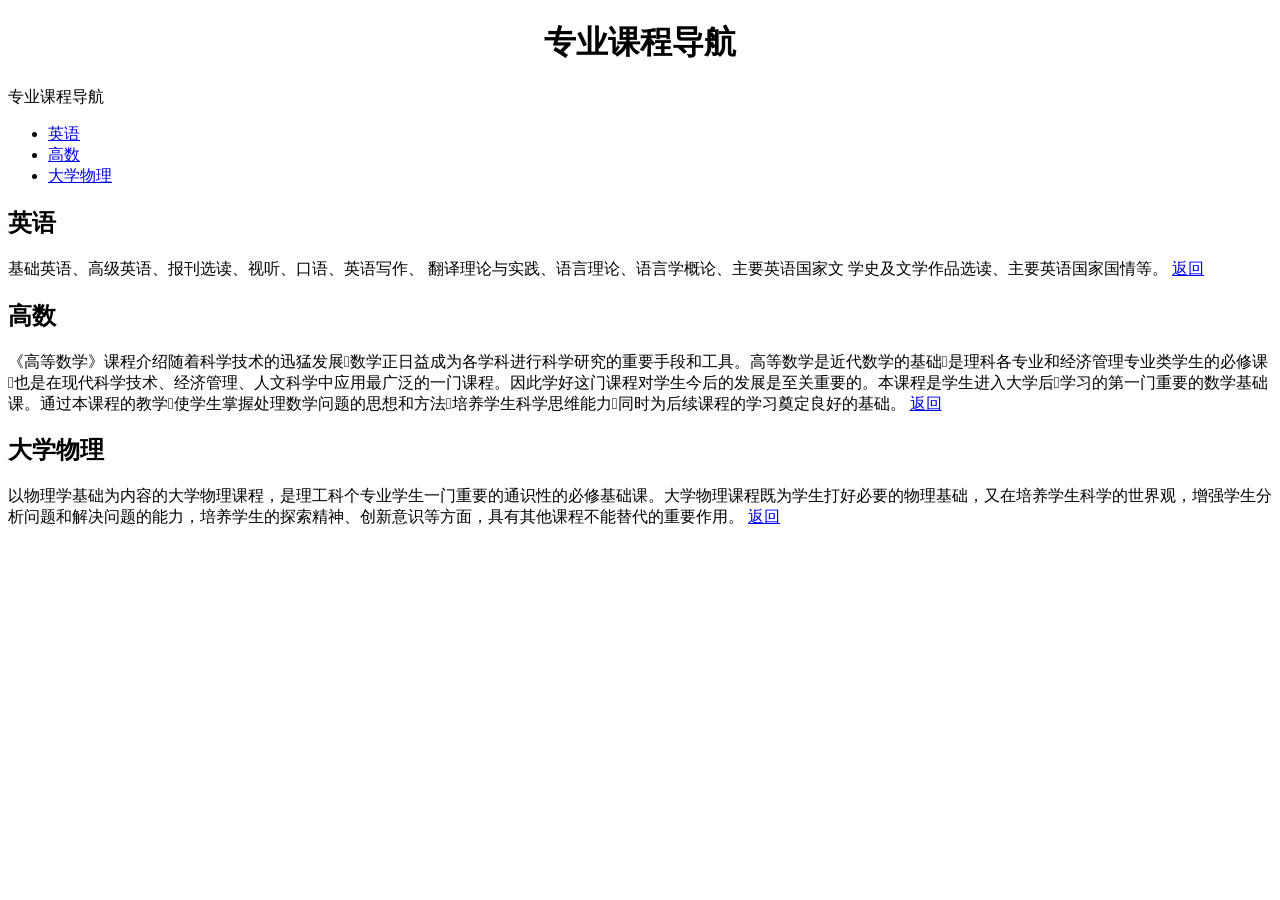
<file: work1.html>
<!DOCTYPE html>
<html lang="en">
<head>
    <meta charset="UTF-8">
    <meta name="viewport" content="width=device-width, initial-scale=1.0">
    <title>Document</title>
<style>
 .center{
     text-align: center;
 }
 .left{
     text-align: left;
 }


</style>
</head>
<body>
    <div>
    <h1 class="center">专业课程导航</h1>
     <p><a name="sy">专业课程导航</a></p>
     <ul>
        <li><a href="#yy">英语</a></li>
        <li><a href="#gs">高数</a></li>
        <li><a href="#wl">大学物理</a></li>
     </ul>
     <h2 class="left" ><a name="yy">英语</a></h2>
     基础英语、高级英语、报刊选读、视听、口语、英语写作、
     翻译理论与实践、语言理论、语言学概论、主要英语国家文
     学史及文学作品选读、主要英语国家国情等。
       <a href="#sy">返回</a>
       <p></p>
    <h2 class="left" ><a name="gs">高数</a></h2>
《高等数学》课程介绍随着科学技术的迅猛发展数学正日益成为各学科进行科学研究的重要手段和工具。高等数学是近代数学的基础是理科各专业和经济管理专业类学生的必修课也是在现代科学技术、经济管理、人文科学中应用最广泛的一门课程。因此学好这门课程对学生今后的发展是至关重要的。本课程是学生进入大学后学习的第一门重要的数学基础课。通过本课程的教学使学生掌握处理数学问题的思想和方法培养学生科学思维能力同时为后续课程的学习奠定良好的基础。 
<a href="#sy">返回</a>
<h2 class="left" ><a name="wl">大学物理</a></h2>
以物理学基础为内容的大学物理课程，是理工科个专业学生一门重要的通识性的必修基础课。大学物理课程既为学生打好必要的物理基础，又在培养学生科学的世界观，增强学生分析问题和解决问题的能力，培养学生的探索精神、创新意识等方面，具有其他课程不能替代的重要作用。 
<a href="#sy">返回</a>

    </div>


</body>
</html>
</file>
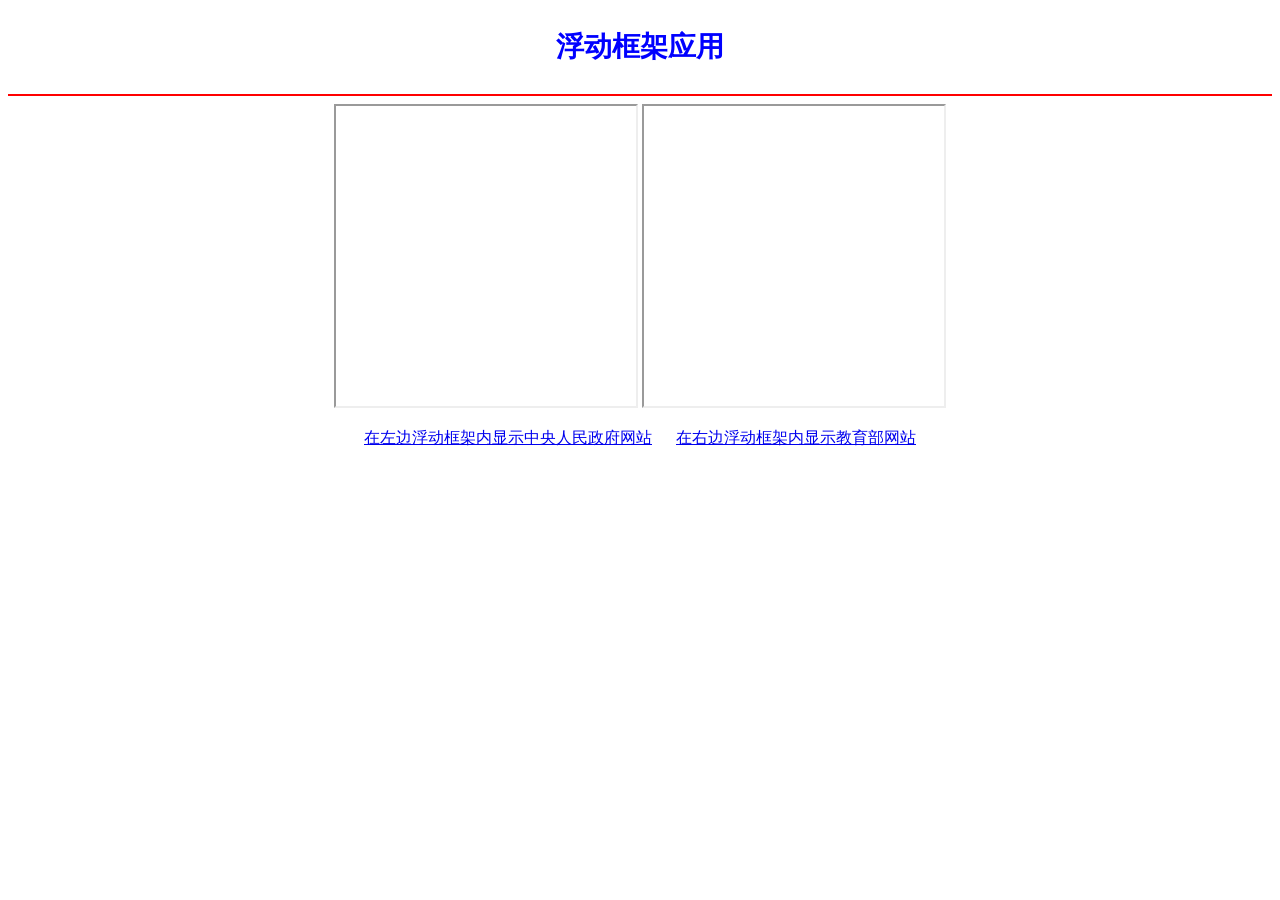
<file: work2.html>
<!DOCTYPE html>
<html lang="en">
<head>
    <meta charset="UTF-8">
    <meta name="viewport" content="width=device-width, initial-scale=1.0">
    <title>Document</title>
</head>
<style>
    .centet{    
        text-align: center;
    }
    a{
        width: 300px;
        margin: 0 10px;  
    }
    h3{
        font-size: 28px;
        color:#0000ff;
        text-align: center;
    }
    div{
        margin: 0 auto;
        text-align: center;
    }
</style>
<body>
    <div id="" class="">
    <h3>浮动框架应用</h3>
    <hr color="red">
    <iframe name="leftiframe" src="http://www.tsinghua.edu.cn" width="300" height="300"></iframe>
    <iframe name="rightiframe" src="http://www.pku.edu.cn" width="300" height="300"></iframe>
    <p>
        <a href="http://www.gov.cn" target="leftiframe">在左边浮动框架内显示中央人民政府网站</a>
        <a href="http://www.moe.gov.cn" target="rightiframe">在右边浮动框架内显示教育部网站</a>
    </p>
    </div>


</body>
</html>
</file>
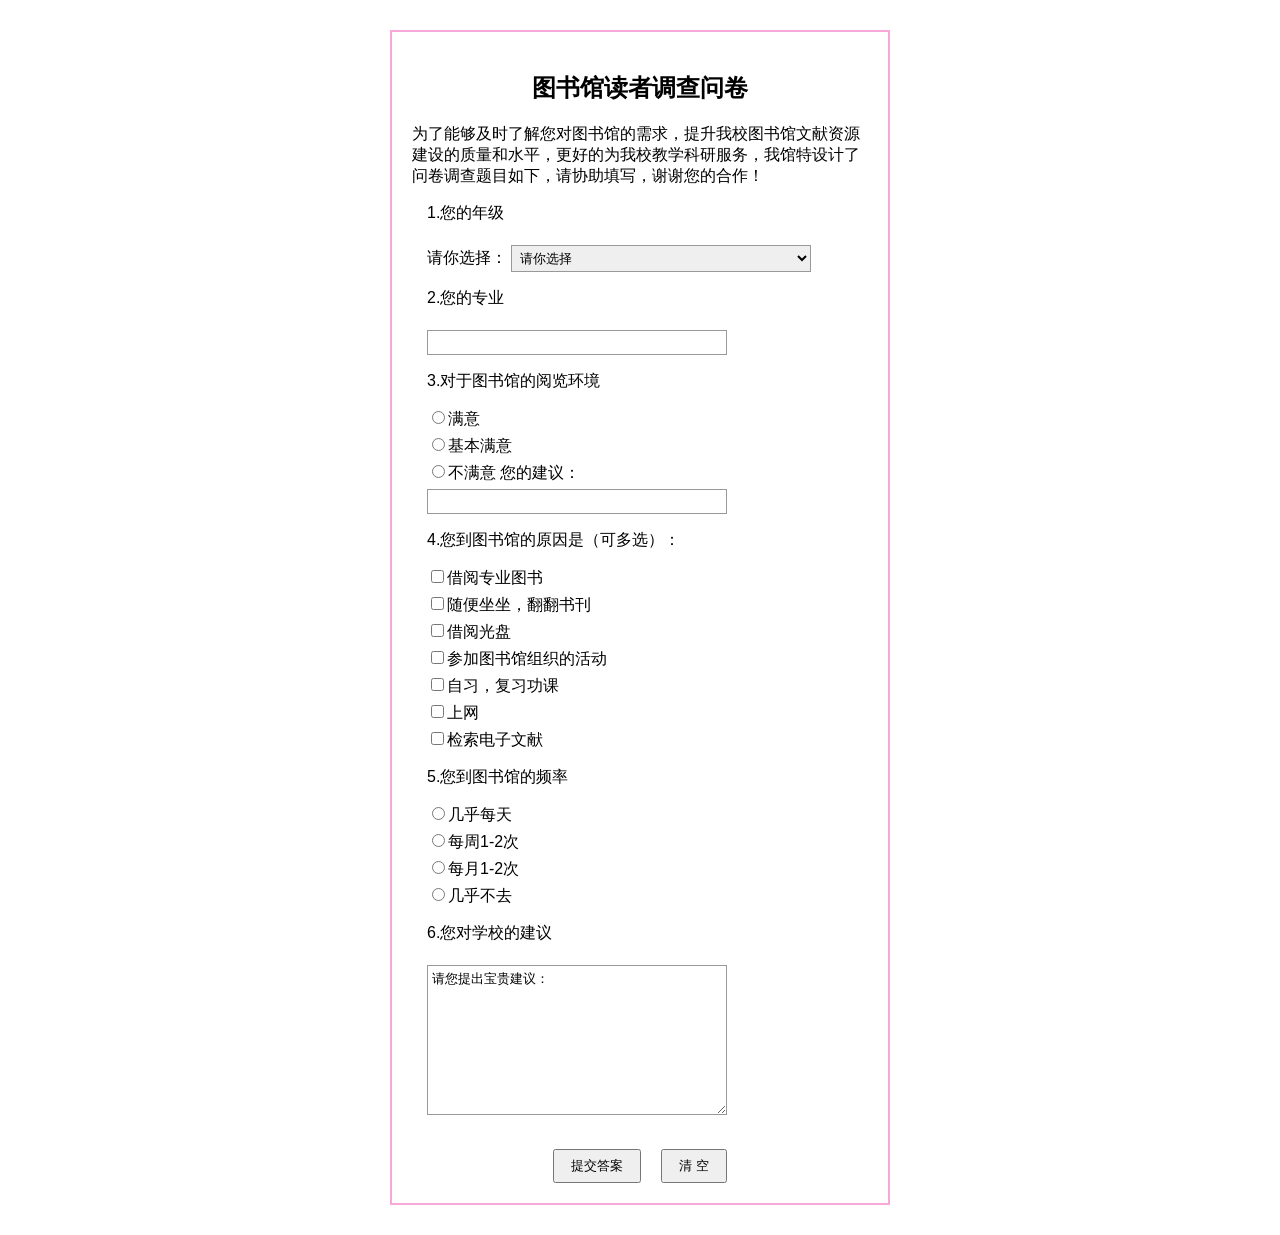
<file: work3.html>
<!DOCTYPE html>
<html lang="zh-CN">
<head>
<meta charset="UTF-8">
<title>图书馆读者调查问卷</title>
<style>
*{box-sizing:border-box;font-family:"Microsoft Yahei",sans-serif;}
.container{width:500px;margin:30px auto;border:2px solid #f8a8d8;padding:20px;background:#fff;}
h2{text-align:center;color:#000;}
.question{margin: 15px;px 0;}
label{display:block;margin:5px 0;}
input[type="text"],select,textarea{width:300px;padding:4px;margin-top:5px;border:1px solid #999;}
textarea{width:300px;height:150px;resize:vertical;}
.btn-group{margin-top:30px;text-align:center;}
button{padding:6px 16px;margin:0 8px;cursor:pointer;}
</style>
</head>
<body>
<div class="container">
<h2>图书馆读者调查问卷</h2>
<p>为了能够及时了解您对图书馆的需求，提升我校图书馆文献资源建设的质量和水平，更好的为我校教学科研服务，我馆特设计了问卷调查题目如下，请协助填写，谢谢您的合作！</p >

<div class="question">
<p>1.您的年级</p >
<label>请你选择：
<select>
<option>请你选择</option>
<option>大一</option>
<option>大二</option>
<option>大三</option>
<option>大四</option>
<option>研究生</option>
</select>
</label>
</div>

<div class="question">
<p>2.您的专业</p >
<input type="text">
</div>

<div class="question">
<p>3.对于图书馆的阅览环境</p >
<label><input type="radio" name="env">满意</label>
<label><input type="radio" name="env">基本满意</label>
<label><input type="radio" name="env">不满意 您的建议：<input type="text"></label>
</div>

<div class="question">
<p>4.您到图书馆的原因是（可多选）：</p >
<label><input type="checkbox">借阅专业图书</label>
<label><input type="checkbox">随便坐坐，翻翻书刊</label>
<label><input type="checkbox">借阅光盘</label>
<label><input type="checkbox">参加图书馆组织的活动</label>
<label><input type="checkbox">自习，复习功课</label>
<label><input type="checkbox">上网</label>
<label><input type="checkbox">检索电子文献</label>
</div>

<div class="question">
<p>5.您到图书馆的频率</p >
<label><input type="radio" name="freq">几乎每天</label>
<label><input type="radio" name="freq">每周1-2次</label>
<label><input type="radio" name="freq">每月1-2次</label>
<label><input type="radio" name="freq">几乎不去</label>
</div>

<div class="question">
<p>6.您对学校的建议</p >

<textarea>请您提出宝贵建议：</textarea>
</div>

<div class="btn-group">
<button>提交答案</button>
<button type="reset">清 空</button>
</div>
</div>
</body>
</html>
</file>
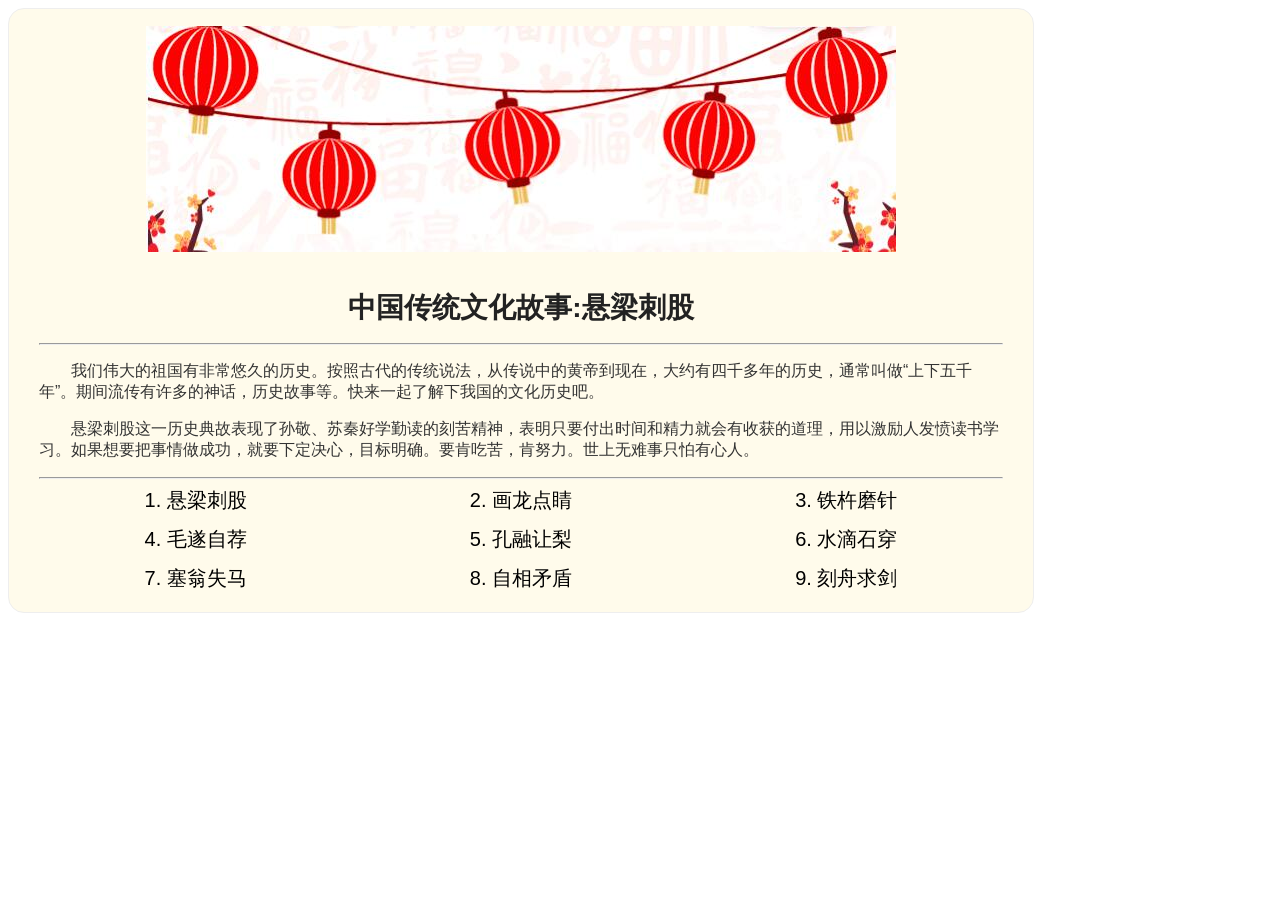
<file: docs/list.html>
<!DOCTYPE html>
<html lang="zh-CN">

<head>
    <meta charset="UTF-8">
    <title>中国传统文化故事</title>
    <style>
        body {
            font-family: "Microsoft Yahei", sans-serif;
            background-color: #fff;
        }

        .card-wrap {
            width: 1024px;
            background: #fffbeb;
            border-radius: 16px;
            overflow: hidden;
            border: 1px solid #eee;
        }

        .banner-img {
            width: 100%;
            height: 260px;
            display: flex;
            justify-content: center;
            align-items: center;
        }

        .content-box {
            padding: 20px 30px;
        }

        h1 {
            text-align: center;
            font-size: 28px;
            color: #222;
            margin: 0 0 16px;
        }

        .intro-text {
            text-indent: 2em;
            font-size: 16px;
            color: #333;
        }

        .list-container {
            text-align: center;
            display: grid;
            grid-template-columns: repeat(3, 1fr);
            gap: 12px;
            font-size: 20px;
        }

        .list-container ol {
            list-style-position: inside;
            padding: 0;
            margin: 0;
        }
    </style>
</head>

<body>
    <div class="card-wrap">
        <!-- 顶部灯笼图片，url留空 -->
        <div class="banner-img"><img src="denlong.jpg" alt=""></div>
        <div class="content-box">
            <h1>中国传统文化故事:悬梁刺股</h1>
            <hr>
            <p class="intro-text">
                我们伟大的祖国有非常悠久的历史。按照古代的传统说法，从传说中的黄帝到现在，大约有四千多年的历史，通常叫做“上下五千年”。期间流传有许多的神话，历史故事等。快来一起了解下我国的文化历史吧。
            </p>
            <p class="intro-text">
                悬梁刺股这一历史典故表现了孙敬、苏秦好学勤读的刻苦精神，表明只要付出时间和精力就会有收获的道理，用以激励人发愤读书学习。如果想要把事情做成功，就要下定决心，目标明确。要肯吃苦，肯努力。世上无难事只怕有心人。
            </p>
            <hr>
            <div class="list-container">
                <ol>
                    <li>悬梁刺股</li>
                </ol>
                <ol start="2">
                    <li>画龙点睛</li>
                </ol>
                <ol start="3">
                    <li>铁杵磨针</li>
                </ol>
                <ol start="4">
                    <li>毛遂自荐</li>
                </ol>
                <ol start="5">
                    <li>孔融让梨</li>
                </ol>
                <ol start="6">
                    <li>水滴石穿</li>
                </ol>
                <ol start="7">
                    <li>塞翁失马</li>
                </ol>
                <ol start="8">
                    <li>自相矛盾</li>
                </ol>
                <ol start="9">
                    <li>刻舟求剑</li>
                </ol>
            </div>
        </div>
    </div>
</body>

</html>
</file>
